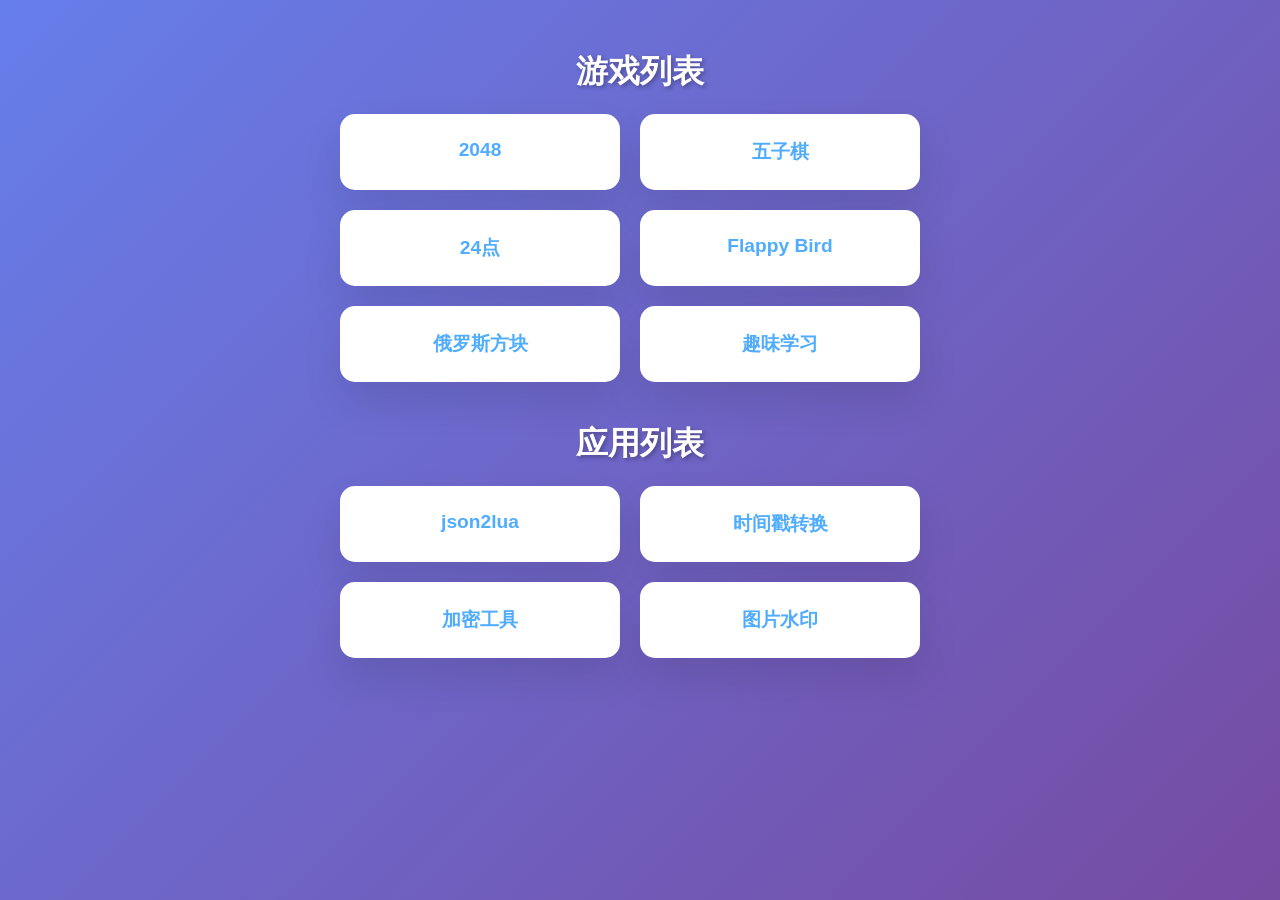
<file: index.html>
<!DOCTYPE html>
<html lang="zh">
<head>
  <meta charset="UTF-8">
  <meta name="viewport" content="width=device-width, initial-scale=1.0">
  <title>功能首页</title>
  <style>
    * {
      margin: 0;
      padding: 0;
      box-sizing: border-box;
    }
    
    body {
      font-family: Arial, sans-serif;
      background: linear-gradient(135deg, #667eea 0%, #764ba2 100%);
      min-height: 100vh;
      padding: 50px 20px;
      margin: 0;
      text-align: center;
      color: #333;
    }
    
    p {
      font-size: 2rem;
      color: white;
      margin-bottom: 20px;
      text-shadow: 2px 2px 4px rgba(0,0,0,0.3);
      font-weight: bold;
    }
    
    .link-container {
      display: flex;
      flex-wrap: wrap;
      justify-content: flex-start;
      gap: 20px;
      margin-bottom: 40px;
      max-width: 600px;
      margin-left: auto;
      margin-right: auto;
    }
    
    .link-box {
      background: white;
      border-radius: 15px;
      padding: 25px 20px;
      width: calc(50% - 10px);
      min-width: 220px;
      max-width: 280px;
      text-align: center;
      box-shadow: 0 20px 40px rgba(0,0,0,0.1);
      transition: transform 0.3s ease, box-shadow 0.3s ease;
      border: none;
    }
    
    .link-box:hover {
      transform: translateY(-5px);
      box-shadow: 0 25px 50px rgba(0,0,0,0.2);
    }
    
    .link-box a {
      text-decoration: none;
      color: #4facfe;
      font-weight: bold;
      font-size: 1.2rem;
      display: block;
      transition: color 0.3s ease;
    }
    
    .link-box a:hover {
      color: #764ba2;
      text-decoration: none;
    }
    
    /* 移动端适配 */
    @media (max-width: 768px) {
      body {
        padding: 30px 15px;
      }
      
      p {
        font-size: 1.5rem;
        margin-bottom: 15px;
      }
      
      .link-container {
        gap: 15px;
        margin-bottom: 30px;
        max-width: 500px;
      }
      
      .link-box {
        width: calc(50% - 7.5px);
        min-width: 140px;
        padding: 20px 15px;
      }
      
      .link-box a {
        font-size: 1.1rem;
      }
    }
    
    @media (max-width: 480px) {
      body {
        padding: 20px 10px;
      }
      
      p {
        font-size: 1.3rem;
        margin-bottom: 10px;
      }
      
      .link-container {
        flex-direction: column;
        align-items: center;
        gap: 10px;
      }
      
      .link-box {
        width: 90%;
        max-width: 280px;
        padding: 15px;
      }
      
      .link-box a {
        font-size: 1rem;
      }
    }
  </style>
</head>
<body>
  <p>游戏列表</p> 
  <div class="link-container">
    <div class="link-box"><a href="2048/index.html">2048</a></div>
    <div class="link-box"><a href="wuziqi/index.html">五子棋</a></div>
    <div class="link-box"><a href="24/index.html">24点</a></div>
    <div class="link-box"><a href="bird/index.html">Flappy Bird</a></div>
    <div class="link-box"><a href="tetris/index.html">俄罗斯方块</a></div>
    <div class="link-box"><a href="fun/index.html">趣味学习</a></div>
  </div>
  <p>应用列表</p> 
  <div class="link-container">
    <div class="link-box"><a href="json2lua/index.html">json2lua</a></div>
    <div class="link-box"><a href="timestamp/index.html">时间戳转换</a></div>
    <div class="link-box"><a href="encrypt/index.html">加密工具</a></div>
    <div class="link-box"><a href="watermark/index.html">图片水印</a></div>
  </div>
</body>
</html>
</file>
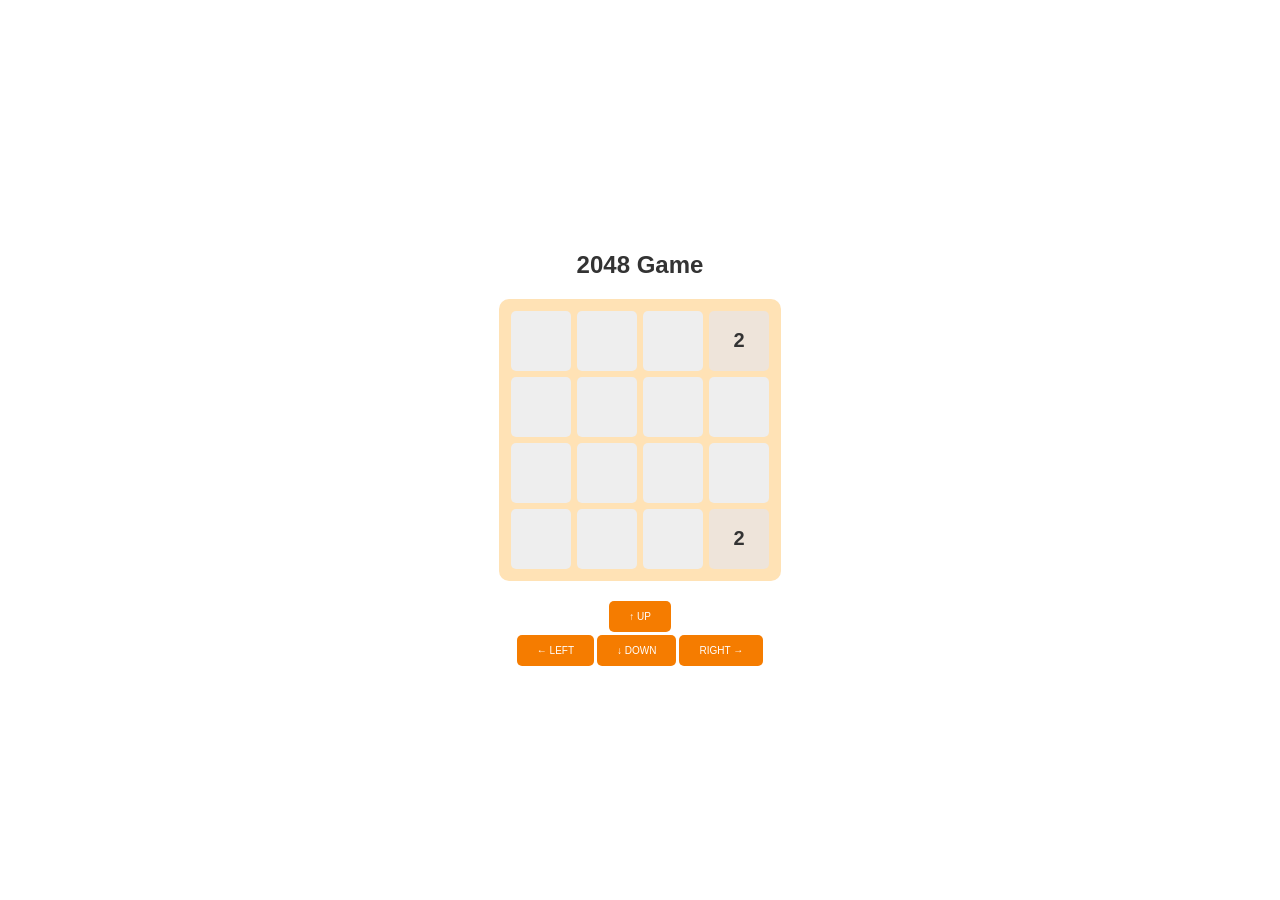
<file: 2048/index.html>
<!DOCTYPE html>
<html lang="en">
<head>
    <meta charset="UTF-8">
    <meta name="viewport" content="width=device-width, initial-scale=1.0">
    <title>2048 Game</title>
    <style>
        body {
            font-family: 'avenir', sans-serif;
            display: flex;
            justify-content: center;
            align-items: center;
            height: 100vh;
            margin: 0;
            background-color: #ffffff;
        }
        
        .container {
            text-align: center;
        }
        
        h1 {
            color: #333;
            font-size: 1.5em;
            margin-bottom: 20px;
        }
        
        .grid {
            display: grid;
            grid-template-columns: repeat(4, 60px);
            grid-template-rows: repeat(4, 60px);
            gap: 6px;
            background-color: #FFE2B5;
            padding: 12px;
            border-radius: 10px;
            margin-bottom: 20px;
        }
        
        .cell {
            width: 60px;
            height: 60px;
            display: flex;
            justify-content: center;
            align-items: center;
            background-color: #eee;
            color: #333;
            font-weight: bold;
            font-size: 20px;
            border-radius: 5px;
        }
        
        .cell.empty {
            background-color: #eee;
        }
        
        .cell.value-2 {
            background-color: #eee4da;
            color: #333;
        }
        
        .cell.value-4 {
            background-color: #ede0c8;
            color: #333;
        }
        
        .cell.value-8 {
            background-color: #f2b179;
            color: #f9f6f2;
        }
        
        .cell.value-16 {
            background-color: #f59563;
            color: #f9f6f2;
        }
        
        .cell.value-32 {
            background-color: #f67c5f;
            color: #f9f6f2;
        }
        
        .cell.value-64 {
            background-color: #f65e3b;
            color: #f9f6f2;
        }
        
        .cell.value-128 {
            background-color: #edcf72;
            color: #f9f6f2;
            font-size: 18px;
        }
        
        .cell.value-256 {
            background-color: #edcc61;
            color: #f9f6f2;
            font-size: 18px;
        }
        
        .cell.value-512 {
            background-color: #edc850;
            color: #f9f6f2;
            font-size: 18px;
        }
        
        .cell.value-1024 {
            background-color: #edc53f;
            color: #f9f6f2;
            font-size: 16px;
        }
        
        .cell.value-2048 {
            background-color: #edc22e;
            color: #f9f6f2;
            font-size: 16px;
        }
        
        .button-container {
            display: flex;
            flex-direction: column;
            align-items: center;
            gap: 3px;
        }
        
        .direction-button {
            background-color: #f57c00;
            color: white;
            border: none;
            border-radius: 5px;
            padding: 10px 20px;
            font-family: 'avenir', sans-serif;
            font-size: 10px;
            cursor: pointer;
            transition: all 0.2s ease;
        }
        
        .direction-button:hover {
            background-color: #fb8c00;
            transform: scale(1.05);
        }
        
        .row-buttons {
            display: flex;
            gap: 3px;
        }
        
        .game-over {
            position: fixed;
            top: 0;
            left: 0;
            width: 100%;
            height: 100%;
            background-color: rgba(0, 0, 0, 0.7);
            display: flex;
            justify-content: center;
            align-items: center;
            z-index: 1000;
        }
        
        .game-over-content {
            background-color: white;
            padding: 20px;
            border-radius: 10px;
            text-align: center;
        }
    </style>
</head>
<body>
    <div class="container">
        <h1>2048 Game</h1>
        <div class="grid" id="grid"></div>
        <div class="button-container">
            <button class="direction-button" id="up-btn">↑ UP</button>
            <div class="row-buttons">
                <button class="direction-button" id="left-btn">← LEFT</button>
                <button class="direction-button" id="down-btn">↓ DOWN</button>
                <button class="direction-button" id="right-btn">RIGHT →</button>
            </div>
        </div>
    </div>
    
    <script>
        // 游戏状态
        let grid = [
            [0, 0, 0, 0],
            [0, 0, 0, 0],
            [0, 0, 0, 0],
            [0, 0, 0, 0]
        ];
        
        // 初始化游戏
        function initGame() {
            addRandomTile();
            addRandomTile();
            render();
        }
        
        // 添加随机方块
        function addRandomTile() {
            const emptyCells = [];
            
            // 找出所有空格子
            for (let i = 0; i < 4; i++) {
                for (let j = 0; j < 4; j++) {
                    if (grid[i][j] === 0) {
                        emptyCells.push({row: i, col: j});
                    }
                }
            }
            
            if (emptyCells.length > 0) {
                // 随机选择一个空格子
                const randomCell = emptyCells[Math.floor(Math.random() * emptyCells.length)];
                
                // 90%概率生成2，10%概率生成4
                const value = Math.random() < 0.9 ? 2 : 4;
                
                grid[randomCell.row][randomCell.col] = value;
            }
        }
        
        // 渲染网格
        function render() {
            const gridElement = document.getElementById('grid');
            gridElement.innerHTML = '';
            
            for (let i = 0; i < 4; i++) {
                for (let j = 0; j < 4; j++) {
                    const cellValue = grid[i][j];
                    const cell = document.createElement('div');
                    cell.className = 'cell';
                    
                    if (cellValue === 0) {
                        cell.classList.add('empty');
                    } else {
                        cell.classList.add(`value-${cellValue}`);
                        cell.textContent = cellValue;
                    }
                    
                    gridElement.appendChild(cell);
                }
            }
        }
        
        // 合并数组中的相同数字
        function mergeCells(arr) {
            // 过滤掉0
            const filtered = arr.filter(val => val !== 0);
            
            // 合并相同的数字
            const merged = [];
            let i = 0;
            while (i < filtered.length) {
                if (i < filtered.length - 1 && filtered[i] === filtered[i + 1]) {
                    merged.push(filtered[i] * 2);
                    i += 2; // 跳过下一个元素，因为它已经被合并
                } else {
                    merged.push(filtered[i]);
                    i++;
                }
            }
            
            // 补充0以保持数组长度为4
            while (merged.length < 4) {
                merged.push(0);
            }
            
            return merged;
        }
        
        // 向左移动
        function moveLeft() {
            let moved = false;
            const newGrid = [];
            
            for (let i = 0; i < 4; i++) {
                const newRow = mergeCells(grid[i]);
                newGrid.push(newRow);
                
                // 检查是否发生了移动
                for (let j = 0; j < 4; j++) {
                    if (grid[i][j] !== newRow[j]) {
                        moved = true;
                    }
                }
            }
            
            if (moved) {
                grid = newGrid;
                addRandomTile();
                render();
                checkGameOver();
            }
        }
        
        // 向右移动
        function moveRight() {
            let moved = false;
            const newGrid = [];
            
            for (let i = 0; i < 4; i++) {
                // 反转行，合并，再反转回来
                const reversedRow = grid[i].slice().reverse();
                const mergedRow = mergeCells(reversedRow);
                const newRow = mergedRow.reverse();
                newGrid.push(newRow);
                
                // 检查是否发生了移动
                for (let j = 0; j < 4; j++) {
                    if (grid[i][j] !== newRow[j]) {
                        moved = true;
                    }
                }
            }
            
            if (moved) {
                grid = newGrid;
                addRandomTile();
                render();
                checkGameOver();
            }
        }
        
        // 向上移动
        function moveUp() {
            let moved = false;
            const newGrid = [
                [0, 0, 0, 0],
                [0, 0, 0, 0],
                [0, 0, 0, 0],
                [0, 0, 0, 0]
            ];
            
            for (let j = 0; j < 4; j++) {
                // 提取列
                const column = [grid[0][j], grid[1][j], grid[2][j], grid[3][j]];
                const mergedColumn = mergeCells(column);
                
                // 检查是否发生了移动
                for (let i = 0; i < 4; i++) {
                    newGrid[i][j] = mergedColumn[i];
                    if (grid[i][j] !== mergedColumn[i]) {
                        moved = true;
                    }
                }
            }
            
            if (moved) {
                grid = newGrid;
                addRandomTile();
                render();
                checkGameOver();
            }
        }
        
        // 向下移动
        function moveDown() {
            let moved = false;
            const newGrid = [
                [0, 0, 0, 0],
                [0, 0, 0, 0],
                [0, 0, 0, 0],
                [0, 0, 0, 0]
            ];
            
            for (let j = 0; j < 4; j++) {
                // 提取列并反转
                const column = [grid[0][j], grid[1][j], grid[2][j], grid[3][j]].reverse();
                const mergedColumn = mergeCells(column);
                
                // 将合并后的列反转并放入新网格
                const finalColumn = mergedColumn.reverse();
                
                // 检查是否发生了移动
                for (let i = 0; i < 4; i++) {
                    newGrid[i][j] = finalColumn[i];
                    if (grid[i][j] !== finalColumn[i]) {
                        moved = true;
                    }
                }
            }
            
            if (moved) {
                grid = newGrid;
                addRandomTile();
                render();
                checkGameOver();
            }
        }
        
        // 检查游戏是否结束
        function checkGameOver() {
            // 检查是否有空格子
            for (let i = 0; i < 4; i++) {
                for (let j = 0; j < 4; j++) {
                    if (grid[i][j] === 0) {
                        return false; // 游戏未结束
                    }
                }
            }
            
            // 检查是否还有可合并的数字（横向）
            for (let i = 0; i < 4; i++) {
                for (let j = 0; j < 3; j++) {
                    if (grid[i][j] === grid[i][j + 1]) {
                        return false; // 游戏未结束
                    }
                }
            }
            
            // 检查是否还有可合并的数字（纵向）
            for (let j = 0; j < 4; j++) {
                for (let i = 0; i < 3; i++) {
                    if (grid[i][j] === grid[i + 1][j]) {
                        return false; // 游戏未结束
                    }
                }
            }
            
            // 显示游戏结束提示
            showGameOver();
            return true; // 游戏结束
        }
        
        // 显示游戏结束提示
        function showGameOver() {
            const gameOverDiv = document.createElement('div');
            gameOverDiv.className = 'game-over';
            gameOverDiv.id = 'gameOver';
            gameOverDiv.innerHTML = `
                <div class="game-over-content">
                    <h2>Game Over!</h2>
                    <p>You have reached the end of the game.</p>
                    <button onclick="restartGame()" class="direction-button">Restart</button>
                </div>
            `;
            document.body.appendChild(gameOverDiv);
        }
        
        // 重新开始游戏
        function restartGame() {
            // 清除游戏结束提示
            const gameOverDiv = document.getElementById('gameOver');
            if (gameOverDiv) {
                gameOverDiv.remove();
            }
            
            // 重置网格
            grid = [
                [0, 0, 0, 0],
                [0, 0, 0, 0],
                [0, 0, 0, 0],
                [0, 0, 0, 0]
            ];
            
            // 初始化游戏
            initGame();
        }
        
        // 检查是否获胜
        function checkWin() {
            for (let i = 0; i < 4; i++) {
                for (let j = 0; j < 4; j++) {
                    if (grid[i][j] === 2048) {
                        // 可以在这里添加胜利提示
                        console.log("You win!");
                        return true;
                    }
                }
            }
            return false;
        }
        
        // 初始化事件监听器
        document.getElementById('up-btn').addEventListener('click', moveUp);
        document.getElementById('down-btn').addEventListener('click', moveDown);
        document.getElementById('left-btn').addEventListener('click', moveLeft);
        document.getElementById('right-btn').addEventListener('click', moveRight);
        
        // 键盘控制
        document.addEventListener('keydown', function(event) {
            switch(event.key) {
                case 'ArrowUp':
                    moveUp();
                    event.preventDefault();
                    break;
                case 'ArrowDown':
                    moveDown();
                    event.preventDefault();
                    break;
                case 'ArrowLeft':
                    moveLeft();
                    event.preventDefault();
                    break;
                case 'ArrowRight':
                    moveRight();
                    event.preventDefault();
                    break;
            }
        });
        
        // 启动游戏
        initGame();
    </script>
</body>
</html>
</file>
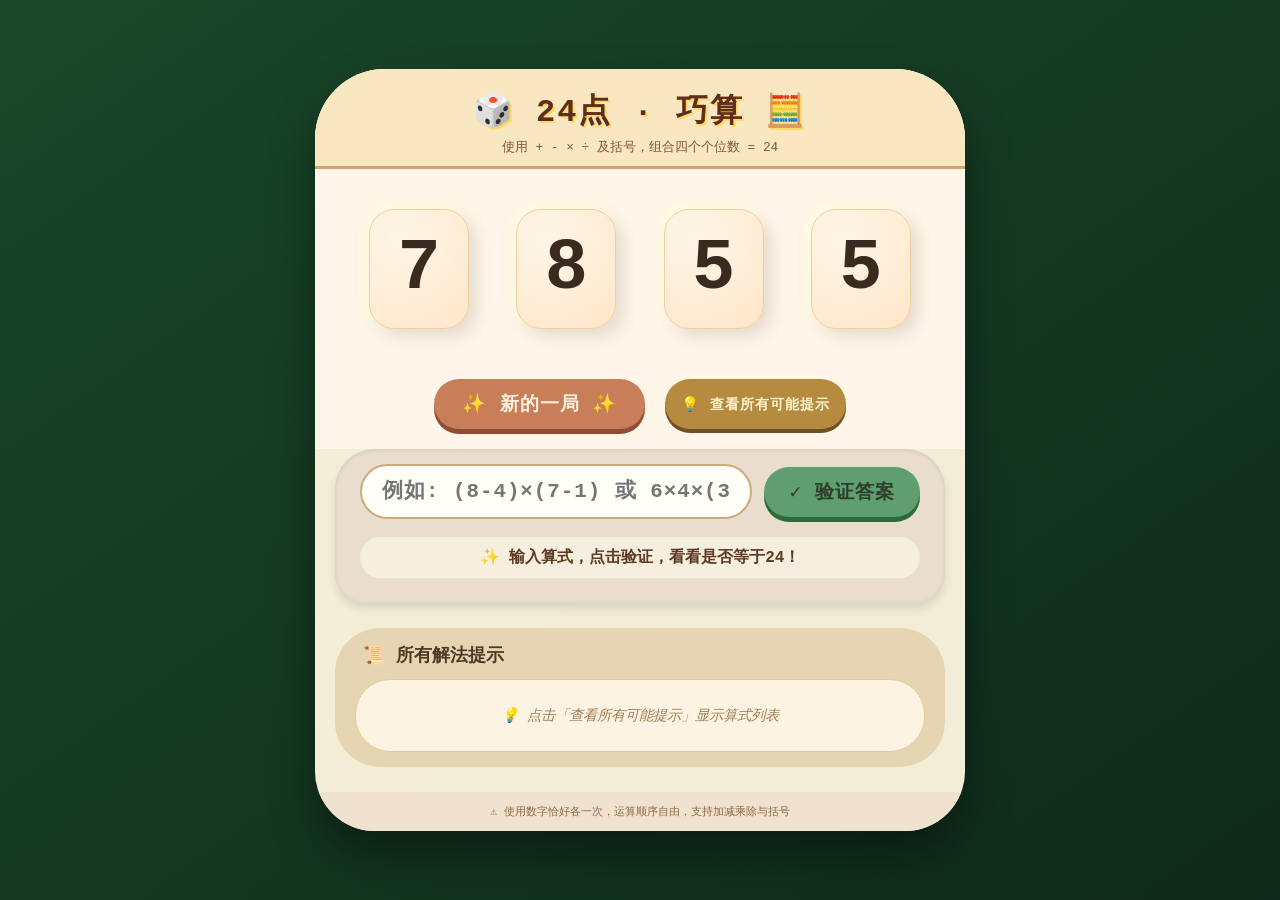
<file: 24/index.html>
<!DOCTYPE html>
<html lang="zh-CN">
<head>
    <meta charset="UTF-8">
    <meta name="viewport" content="width=device-width, initial-scale=1.0, user-scalable=no">
    <title>24点小游戏 | 随机4个位数加减乘除等于24</title>
    <style>
        * {
            box-sizing: border-box;
            user-select: none;
        }

        body {
            background: linear-gradient(145deg, #1a472a 0%, #0e2a1a 100%);
            min-height: 100vh;
            display: flex;
            justify-content: center;
            align-items: center;
            font-family: 'Segoe UI', 'Poppins', 'Roboto', 'Courier New', monospace;
            margin: 0;
            padding: 20px;
        }

        /* 游戏主面板 */
        .game-container {
            max-width: 650px;
            width: 100%;
            background: rgba(255, 248, 225, 0.95);
            border-radius: 70px 70px 60px 60px;
            box-shadow: 0 25px 45px rgba(0, 0, 0, 0.4), inset 0 1px 2px rgba(255,255,240,0.8);
            overflow: hidden;
            backdrop-filter: blur(1px);
            transition: all 0.2s;
        }

        /* 头部与数字卡片 */
        .header {
            background: #f9e7c2;
            padding: 20px 20px 10px 20px;
            text-align: center;
            border-bottom: 3px solid #d4a373;
        }

        h1 {
            margin: 0;
            font-size: 2rem;
            letter-spacing: 2px;
            color: #5e2e1c;
            text-shadow: 2px 2px 0 #ffd966;
            font-weight: 800;
        }

        .sub {
            font-size: 0.8rem;
            color: #7f5539;
            margin-top: 6px;
            font-weight: 500;
        }

        /* 数字四兄弟 */
        .numbers-area {
            display: flex;
            justify-content: space-evenly;
            align-items: center;
            gap: 18px;
            padding: 40px 25px;
            background: #fff5e8;
            flex-wrap: wrap;
        }

        .card {
            background: #fef9e6;
            width: 100px;
            height: 120px;
            border-radius: 25px;
            display: flex;
            align-items: center;
            justify-content: center;
            font-size: 4.5rem;
            font-weight: 800;
            font-family: 'Courier New', 'Segoe UI', monospace;
            color: #3b2a1f;
            box-shadow: 8px 8px 16px rgba(0,0,0,0.1), -4px -4px 12px rgba(255,255,220,0.8);
            background: radial-gradient(circle at 30% 25%, #fff6e8, #ffe6c7);
            transition: transform 0.2s ease;
            border: 1px solid #efcf9e;
        }

        .card span {
            transform: scale(1);
            display: inline-block;
        }

        /* 控制区 */
        .controls {
            padding: 10px 20px 20px;
            display: flex;
            justify-content: center;
            gap: 20px;
            flex-wrap: wrap;
            background: #fff5e8;
        }

        button {
            background: #e9b35f;
            border: none;
            font-size: 1.2rem;
            font-weight: bold;
            padding: 12px 28px;
            border-radius: 50px;
            font-family: inherit;
            color: #2d3e2b;
            cursor: pointer;
            transition: 0.15s linear;
            box-shadow: 0 5px 0 #a4652b;
            letter-spacing: 1px;
        }

        button:active {
            transform: translateY(2px);
            box-shadow: 0 2px 0 #a4652b;
        }

        .btn-hint {
            background: #5f7b4b;
            color: #fef2cf;
            box-shadow: 0 5px 0 #3b5530;
        }

        .btn-new {
            background: #c97e5a;
            color: #fff0db;
            box-shadow: 0 5px 0 #8e4e32;
        }

        /* 输入&验证区 */
        .expression-area {
            background: #e9ddce;
            padding: 15px 25px 25px;
            border-radius: 40px 40px 30px 30px;
            margin: 0 20px 25px 20px;
            box-shadow: inset 0 1px 4px rgba(0,0,0,0.1), 0 6px 10px rgba(0,0,0,0.1);
        }

        .input-group {
            display: flex;
            flex-wrap: wrap;
            gap: 12px;
            align-items: center;
            justify-content: center;
        }

        #userExpr {
            flex: 3;
            min-width: 180px;
            padding: 14px 20px;
            font-size: 1.3rem;
            font-family: 'Courier New', monospace;
            font-weight: 600;
            text-align: center;
            background: #fffef7;
            border: 2px solid #ccaa7b;
            border-radius: 60px;
            outline: none;
            color: #2c2b26;
            letter-spacing: 1px;
        }

        #checkBtn {
            flex: 1;
            background: #5f9e6e;
            box-shadow: 0 5px 0 #2f6a3d;
            font-size: 1.2rem;
            padding: 12px 20px;
        }

        .message {
            margin-top: 18px;
            text-align: center;
            font-size: 1rem;
            font-weight: bold;
            padding: 10px;
            border-radius: 60px;
            background: #f6efdf;
            color: #5e3a22;
        }

        /* 提示面板 */
        .hint-panel {
            margin: 10px 20px 25px 20px;
            background: #e5d5b3;
            border-radius: 45px;
            padding: 15px 20px;
            transition: all 0.2s;
        }

        .hint-header {
            display: flex;
            justify-content: space-between;
            align-items: baseline;
            flex-wrap: wrap;
            gap: 10px;
            margin-bottom: 12px;
            padding: 0 8px;
        }

        .hint-header span {
            font-weight: bold;
            font-size: 1.1rem;
            color: #4f3822;
        }

        #showHintBtn {
            background: #b68b40;
            box-shadow: 0 4px 0 #704e26;
            font-size: 0.9rem;
            padding: 6px 16px;
        }

        .hint-content {
            background: #2d2418cc;
            background: #fcf3e2;
            border-radius: 35px;
            padding: 14px 12px;
            max-height: 220px;
            overflow-y: auto;
            font-family: 'Courier New', monospace;
            font-size: 0.9rem;
            color: #352811;
            border: 1px solid #e7ca96;
        }

        .hint-placeholder {
            text-align: center;
            color: #a07e56;
            padding: 12px;
            font-style: italic;
        }

        .solution-item {
            padding: 6px 8px;
            border-bottom: 1px dashed #dbbc87;
            font-weight: 500;
            word-break: break-all;
        }

        .solution-item:last-child {
            border: none;
        }

        footer {
            font-size: 0.7rem;
            text-align: center;
            padding: 12px;
            background: #f0e2ce;
            color: #8b6946;
        }

        @media (max-width: 520px) {
            .card {
                width: 70px;
                height: 90px;
                font-size: 3rem;
            }
            .numbers-area {
                gap: 12px;
                padding: 25px 15px;
            }
            button {
                padding: 8px 16px;
                font-size: 1rem;
            }
            #userExpr {
                font-size: 1rem;
            }
        }
    </style>
</head>
<body>
<div class="game-container">
    <div class="header">
        <h1>🎲 24点 · 巧算 🧮</h1>
        <div class="sub">使用 + - × ÷ 及括号，组合四个个位数 = 24</div>
    </div>

    <div class="numbers-area" id="numbersArea">
        <!-- 动态生成四个卡片 -->
    </div>

    <div class="controls">
        <button class="btn-new" id="newGameBtn">✨ 新的一局 ✨</button>
        <button class="btn-hint" id="showHintBtn">💡 查看所有可能提示</button>
    </div>

    <div class="expression-area">
        <div class="input-group">
            <input type="text" id="userExpr" placeholder="例如: (8-4)×(7-1) 或 6×4×(3-2)" autocomplete="off">
            <button id="checkBtn">✓ 验证答案</button>
        </div>
        <div class="message" id="msgBox">✨ 输入算式，点击验证，看看是否等于24！</div>
    </div>

    <div class="hint-panel">
        <div class="hint-header">
            <span>📜 所有解法提示</span>
            <!-- 这里不需要额外按钮，已经存在showHintBtn，也可以保留重新展示 -->
        </div>
        <div class="hint-content" id="hintContent">
            <div class="hint-placeholder">点击「查看所有可能提示」显示算式列表</div>
        </div>
    </div>
    <footer>⚠️ 使用数字恰好各一次，运算顺序自由，支持加减乘除与括号</footer>
</div>

<script>
    // ---------- 24点核心算法：穷举所有可能表达式（数字可重排，运算符可重复，支持括号结构）--------
    // 为了性能且覆盖所有组合（4个数字，最多4! * 4^3 * 5种二叉树结构 = 不多 约 7680种组合），完全OK。
    // 由于数字允许重复，但我们要基于当前四个数字生成所有不同的算式（去重展示），但作为提示仅显示正确且等值于24的唯一表达式（字符串去重）。
    
    // 定义运算符集合
    const OPERATORS = ['+', '-', '*', '/'];
    
    // 辅助：浮点数相等比较 (因为除法产生小数)
    function isFloatEqual(a, b, eps = 1e-6) {
        return Math.abs(a - b) < eps;
    }
    
    // 计算表达式基础函数，处理加减乘除，并处理除零保护
    function applyOperator(op, left, right) {
        if (op === '+') return left + right;
        if (op === '-') return left - right;
        if (op === '*') return left * right;
        if (op === '/') {
            if (Math.abs(right) < 1e-8) return NaN; // 除零非法
            return left / right;
        }
        return NaN;
    }
    
    // 表达式节点类 (用于构建二叉树)
    class ExprNode {
        constructor(value, left = null, right = null, op = null) {
            this.value = value;   // 如果是叶子节点，value为数字；否则为计算结果(动态)
            this.left = left;
            this.right = right;
            this.op = op;
        }
        
        // 生成标准字符串表示 (加括号以确保运算优先级)
        toString() {
            if (this.left === null && this.right === null) {
                return `${this.value}`;
            }
            let leftStr = this.left.toString();
            let rightStr = this.right.toString();
            // 为了可读性，对于子表达式如果优先级低则加括号，简单起见对非叶子节点根据父运算加括号
            // 这里为了输出清晰，统一给非顶层节点加上括号? 但要避免过冗余。使用安全括号策略：左右子表达式如果其op存在且优先级低于当前op则加括号。
            // 其实只要生成合法算式就行，展示可读性高些，但用户输入支持括号，我们展示也带括号辅助。
            // 优雅实现：
            const needLeftParen = this.left && this.left.op && this.getPriority(this.op) > this.getPriority(this.left.op);
            const needRightParen = this.right && this.right.op && this.getPriority(this.op) > this.getPriority(this.right.op);
            // 减法和除法时右边特殊处理: 如果是减法且右op为加减，也需要括号？
            if (this.op === '-' && this.right && this.right.op && (this.right.op === '+' || this.right.op === '-')) {
                // 右边是加减需要括号保证 (a - (b+c))
                return `${needLeftParen ? "("+leftStr+")" : leftStr} ${this.op} (${rightStr})`;
            }
            if (this.op === '/' && this.right && this.right.op) {
                return `${needLeftParen ? "("+leftStr+")" : leftStr} ${this.op} (${rightStr})`;
            }
            return `${needLeftParen ? "("+leftStr+")" : leftStr} ${this.op} ${needRightParen ? "("+rightStr+")" : rightStr}`;
        }
        
        getPriority(op) {
            if (op === '+' || op === '-') return 1;
            if (op === '*' || op === '/') return 2;
            return 0;
        }
    }
    
    // 根据数字列表和运算符组合、树形结构构建表达式，递归枚举
    // 思路：从数字数组和操作符数组生成所有可能的二叉树，计算值是否为24，并收集表达式字符串。
    function findAllSolutions(nums) {
        const solutionsSet = new Set(); // 去重表达式字符串
        const n = nums.length;
        if (n !== 4) return [];
        
        // 全排列数字（四个数字顺序可重排）
        const permuteArr = (arr) => {
            if (arr.length === 1) return [arr];
            const result = [];
            for (let i = 0; i < arr.length; i++) {
                const rest = [...arr.slice(0, i), ...arr.slice(i+1)];
                const perms = permuteArr(rest);
                for (const perm of perms) {
                    result.push([arr[i], ...perm]);
                }
            }
            return result;
        };
        
        const uniquePerms = [];
        const seenPerm = new Set();
        const allPerms = permuteArr(nums);
        for (const perm of allPerms) {
            const key = perm.join(',');
            if (!seenPerm.has(key)) {
                seenPerm.add(key);
                uniquePerms.push(perm);
            }
        }
        
        // 所有运算符三元组 (4个数需要3个运算符)
        const opCombos = [];
        const ops = ['+', '-', '*', '/'];
        for (let i = 0; i < ops.length; i++) {
            for (let j = 0; j < ops.length; j++) {
                for (let k = 0; k < ops.length; k++) {
                    opCombos.push([ops[i], ops[j], ops[k]]);
                }
            }
        }
        
        // 二叉树形态: 对于4个数字，有5种不同的括号结构 (二叉树形状)
        // 我们用结构枚举: 用模式来表示 ((a,b),c),d  ; (a,(b,c)),d ; a,((b,c),d) ; a,(b,(c,d)) ; (a,b),(c,d)
        // 方便构建 ExprNode
        const buildTreeByShape = (numsArr, opsArr, shapeIdx) => {
            // shapeIdx: 0->((ab)c)d ; 1->(a(bc))d ; 2->a((bc)d) ; 3->a(b(cd)) ; 4->(ab)(cd)
            const [a,b,c,d] = numsArr;
            const [op1, op2, op3] = opsArr;
            try {
                if (shapeIdx === 0) {
                    // ((a op1 b) op2 c) op3 d
                    const node1 = new ExprNode(null, new ExprNode(a), new ExprNode(b), op1);
                    node1.value = applyOperator(op1, a, b);
                    if (isNaN(node1.value)) return null;
                    const node2 = new ExprNode(null, node1, new ExprNode(c), op2);
                    node2.value = applyOperator(op2, node1.value, c);
                    if (isNaN(node2.value)) return null;
                    const root = new ExprNode(null, node2, new ExprNode(d), op3);
                    root.value = applyOperator(op3, node2.value, d);
                    if (isNaN(root.value)) return null;
                    return root;
                } else if (shapeIdx === 1) {
                    // (a op1 (b op2 c)) op3 d
                    const node1 = new ExprNode(null, new ExprNode(b), new ExprNode(c), op2);
                    node1.value = applyOperator(op2, b, c);
                    if (isNaN(node1.value)) return null;
                    const node2 = new ExprNode(null, new ExprNode(a), node1, op1);
                    node2.value = applyOperator(op1, a, node1.value);
                    if (isNaN(node2.value)) return null;
                    const root = new ExprNode(null, node2, new ExprNode(d), op3);
                    root.value = applyOperator(op3, node2.value, d);
                    if (isNaN(root.value)) return null;
                    return root;
                } else if (shapeIdx === 2) {
                    // a op1 ((b op2 c) op3 d)
                    const node1 = new ExprNode(null, new ExprNode(b), new ExprNode(c), op2);
                    node1.value = applyOperator(op2, b, c);
                    if (isNaN(node1.value)) return null;
                    const node2 = new ExprNode(null, node1, new ExprNode(d), op3);
                    node2.value = applyOperator(op3, node1.value, d);
                    if (isNaN(node2.value)) return null;
                    const root = new ExprNode(null, new ExprNode(a), node2, op1);
                    root.value = applyOperator(op1, a, node2.value);
                    if (isNaN(root.value)) return null;
                    return root;
                } else if (shapeIdx === 3) {
                    // a op1 (b op2 (c op3 d))
                    const node1 = new ExprNode(null, new ExprNode(c), new ExprNode(d), op3);
                    node1.value = applyOperator(op3, c, d);
                    if (isNaN(node1.value)) return null;
                    const node2 = new ExprNode(null, new ExprNode(b), node1, op2);
                    node2.value = applyOperator(op2, b, node1.value);
                    if (isNaN(node2.value)) return null;
                    const root = new ExprNode(null, new ExprNode(a), node2, op1);
                    root.value = applyOperator(op1, a, node2.value);
                    if (isNaN(root.value)) return null;
                    return root;
                } else if (shapeIdx === 4) {
                    // (a op1 b) op2 (c op3 d)
                    const leftNode = new ExprNode(null, new ExprNode(a), new ExprNode(b), op1);
                    leftNode.value = applyOperator(op1, a, b);
                    if (isNaN(leftNode.value)) return null;
                    const rightNode = new ExprNode(null, new ExprNode(c), new ExprNode(d), op3);
                    rightNode.value = applyOperator(op3, c, d);
                    if (isNaN(rightNode.value)) return null;
                    const root = new ExprNode(null, leftNode, rightNode, op2);
                    root.value = applyOperator(op2, leftNode.value, rightNode.value);
                    if (isNaN(root.value)) return null;
                    return root;
                }
            } catch(e) {
                return null;
            }
            return null;
        };
        
        // 遍历所有排列、运算符组合、形状
        for (const perm of uniquePerms) {
            for (const ops of opCombos) {
                for (let shape = 0; shape < 5; shape++) {
                    const root = buildTreeByShape(perm, ops, shape);
                    if (root && !isNaN(root.value) && isFloatEqual(root.value, 24)) {
                        let exprStr = root.toString();
                        // 规范去空格并标准化显示
                        exprStr = exprStr.replace(/\s+/g, ' ');
                        solutionsSet.add(exprStr);
                    }
                }
            }
        }
        
        // 额外处理：由于除法可能出现交换律类似但表达式字符串不同，保留所有不同的有效表达式字符串，让提示更丰富
        // 排序以便于展示
        let solutions = Array.from(solutionsSet);
        // 简单排序按长度
        solutions.sort((a,b) => a.length - b.length);
        return solutions;
    }
    
    // ---------- 游戏状态管理 ----------
    let currentNumbers = [];     // 存储当前四个个位数 (1-9，但是个位数包含0？题目通常1-9但也可以有0，但24点常用1-10，这里限定为1-9以增加挑战，但也可允许0?为了趣味，随机1-9)
    let currentSolutions = [];   // 存储当前数字组合的所有解法字符串
    
    // 生成随机四个个位数 (1-9)
    function generateRandomNumbers() {
        const nums = [];
        for (let i = 0; i < 4; i++) {
            nums.push(Math.floor(Math.random() * 9) + 1); // 1~9
        }
        return nums;
    }
    
    // 更新UI显示数字卡片
    function updateNumbersUI() {
        const container = document.getElementById('numbersArea');
        container.innerHTML = '';
        for (let i = 0; i < currentNumbers.length; i++) {
            const card = document.createElement('div');
            card.className = 'card';
            const span = document.createElement('span');
            span.innerText = currentNumbers[i];
            card.appendChild(span);
            container.appendChild(card);
        }
    }
    
    // 刷新当前谜题: 重新生成数字并清空提示，重置消息
    function newGame() {
        currentNumbers = generateRandomNumbers();
        updateNumbersUI();
        // 清空解法缓存
        currentSolutions = [];
        // 清空提示区域
        const hintDiv = document.getElementById('hintContent');
        hintDiv.innerHTML = '<div class="hint-placeholder">✨ 新题目已生成！点击上方按钮查看所有解法 ✨</div>';
        // 清空输入框及消息
        document.getElementById('userExpr').value = '';
        document.getElementById('msgBox').innerHTML = '🎲 新回合！试试你的巧算能力吧！';
        document.getElementById('msgBox').style.color = '#5e3a22';
    }
    
    // 预计算当前数字的所有解法 (懒加载)
    function ensureSolutions() {
        if (currentSolutions.length === 0 && currentNumbers.length === 4) {
            currentSolutions = findAllSolutions(currentNumbers);
        }
        return currentSolutions;
    }
    
    // 展示所有提示 (将所有解法列在面板上)
    function showAllHints() {
        if (!currentNumbers.length) return;
        const solutions = ensureSolutions();
        const hintContainer = document.getElementById('hintContent');
        if (solutions.length === 0) {
            hintContainer.innerHTML = '<div class="solution-item">😔 当前数字组合无解！试试重新发牌吧~</div>';
            return;
        }
        let html = `<div style="font-weight:bold; margin-bottom:6px;">✨ 共找到 ${solutions.length} 种解法 ✨</div>`;
        for (let i = 0; i < Math.min(solutions.length, 40); i++) { // 限制展示最多40个，防止过多溢出
            html += `<div class="solution-item">${solutions[i]}</div>`;
        }
        if (solutions.length > 40) {
            html += `<div class="solution-item">...... 还有 ${solutions.length-40} 种解法，太强了！</div>`;
        }
        hintContainer.innerHTML = html;
    }
    
    // 验证用户输入的表达式是否合法，并使用当前四个数字各恰好一次，计算结果为24
    function validateExpression(expr) {
        // 1. 提取数字以及校验数字集合
        const inputNumbers = [];
        const numberMatches = expr.match(/\d+/g);
        if (!numberMatches || numberMatches.length !== 4) {
            return { valid: false, msg: "❌ 必须使用且仅使用四个数字！请检查数字个数。" };
        }
        // 转换为数字并排序比较 (个位数)
        const parsedNums = numberMatches.map(Number);
        // 校验是否为个位数 (0-9 但是题目个位数，我们允许0-9，但生成的数字只有1-9，允许使用1-9即可)
        for (let n of parsedNums) {
            if (isNaN(n) || n < 0 || n > 9 || !Number.isInteger(n)) {
                return { valid: false, msg: "❌ 数字必须是0-9的个位数！" };
            }
        }
        // 比较当前游戏数字与表达式中数字出现的频率是否一致 (多对多)
        const currentSorted = [...currentNumbers].sort((a,b)=>a-b);
        const inputSorted = [...parsedNums].sort((a,b)=>a-b);
        if (currentSorted.length !== inputSorted.length) return { valid: false, msg: "❌ 数字个数不正确！" };
        for (let i = 0; i < currentSorted.length; i++) {
            if (currentSorted[i] !== inputSorted[i]) {
                return { valid: false, msg: "❌ 使用的数字与当前四张牌不符！必须使用给出的四个数字各一次。" };
            }
        }
        
        // 2. 安全计算表达式 (使用Function构造或者eval，但需要防止恶意，仅运算加减乘除括号数字)
        // 由于我们已经过滤了只含数字和运算符以及括号、空格、加减乘除，白名单检测
        const allowedRegex = /^[\d\s\+\-\*\/\(\)\.]+$/;
        if (!allowedRegex.test(expr)) {
            return { valid: false, msg: "⚠️ 表达式包含非法字符！仅支持数字、+-*/()和小数点。" };
        }
        // 额外校验避免连续运算符等问题，由eval处理抛异常
        let result;
        try {
            // 使用 Function 替代 eval 稍安全，但为了简化，eval在可控范围；用 new Function
            const calc = new Function('return (' + expr + ')');
            result = calc();
            if (typeof result !== 'number' || isNaN(result) || !isFinite(result)) {
                return { valid: false, msg: "⚠️ 表达式无效（可能除零或语法错误）" };
            }
        } catch (e) {
            return { valid: false, msg: "❌ 表达式语法错误，请检查括号与运算符。" };
        }
        
        if (isFloatEqual(result, 24)) {
            return { valid: true, msg: "🎉 完美！算式等于24，太厉害了！ 🎉" };
        } else {
            return { valid: false, msg: `🤔 算式计算结果为 ${result.toFixed(4)}，不是24，再试试看～` };
        }
    }
    
    // 验证按钮逻辑
    function onCheck() {
        const expr = document.getElementById('userExpr').value.trim();
        if (expr === "") {
            document.getElementById('msgBox').innerHTML = "📝 请输入算式，例如 (8-4)*(7-1)";
            return;
        }
        const result = validateExpression(expr);
        const msgDiv = document.getElementById('msgBox');
        msgDiv.innerHTML = result.msg;
        if (result.valid) {
            msgDiv.style.color = "#1f6d2f";
            msgDiv.style.background = "#e0f0e0";
        } else {
            msgDiv.style.color = "#a1221a";
            msgDiv.style.background = "#ffe1de";
        }
        // 几秒后恢复背景
        setTimeout(() => {
            if (!result.valid && msgDiv.style.background === "#ffe1de") {
                msgDiv.style.background = "#f6efdf";
                msgDiv.style.color = "#5e3a22";
            } else if (result.valid) {
                // 保持一阵无所谓
            }
        }, 1500);
    }
    
    // 初始化事件绑定
    function bindEvents() {
        document.getElementById('newGameBtn').addEventListener('click', () => {
            newGame();
        });
        document.getElementById('showHintBtn').addEventListener('click', () => {
            if (!currentNumbers.length) newGame();
            showAllHints();
        });
        document.getElementById('checkBtn').addEventListener('click', onCheck);
        // 支持回车键验证
        const inputElem = document.getElementById('userExpr');
        inputElem.addEventListener('keypress', (e) => {
            if (e.key === 'Enter') {
                e.preventDefault();
                onCheck();
            }
        });
    }
    
    // 初始化游戏
    function init() {
        bindEvents();
        currentNumbers = generateRandomNumbers();
        updateNumbersUI();
        currentSolutions = [];
        const hintDiv = document.getElementById('hintContent');
        hintDiv.innerHTML = '<div class="hint-placeholder">💡 点击「查看所有可能提示」显示算式列表</div>';
        document.getElementById('msgBox').innerHTML = '✨ 输入算式，点击验证，看看是否等于24！';
    }
    
    init();
</script>
</body>
</html>
</file>
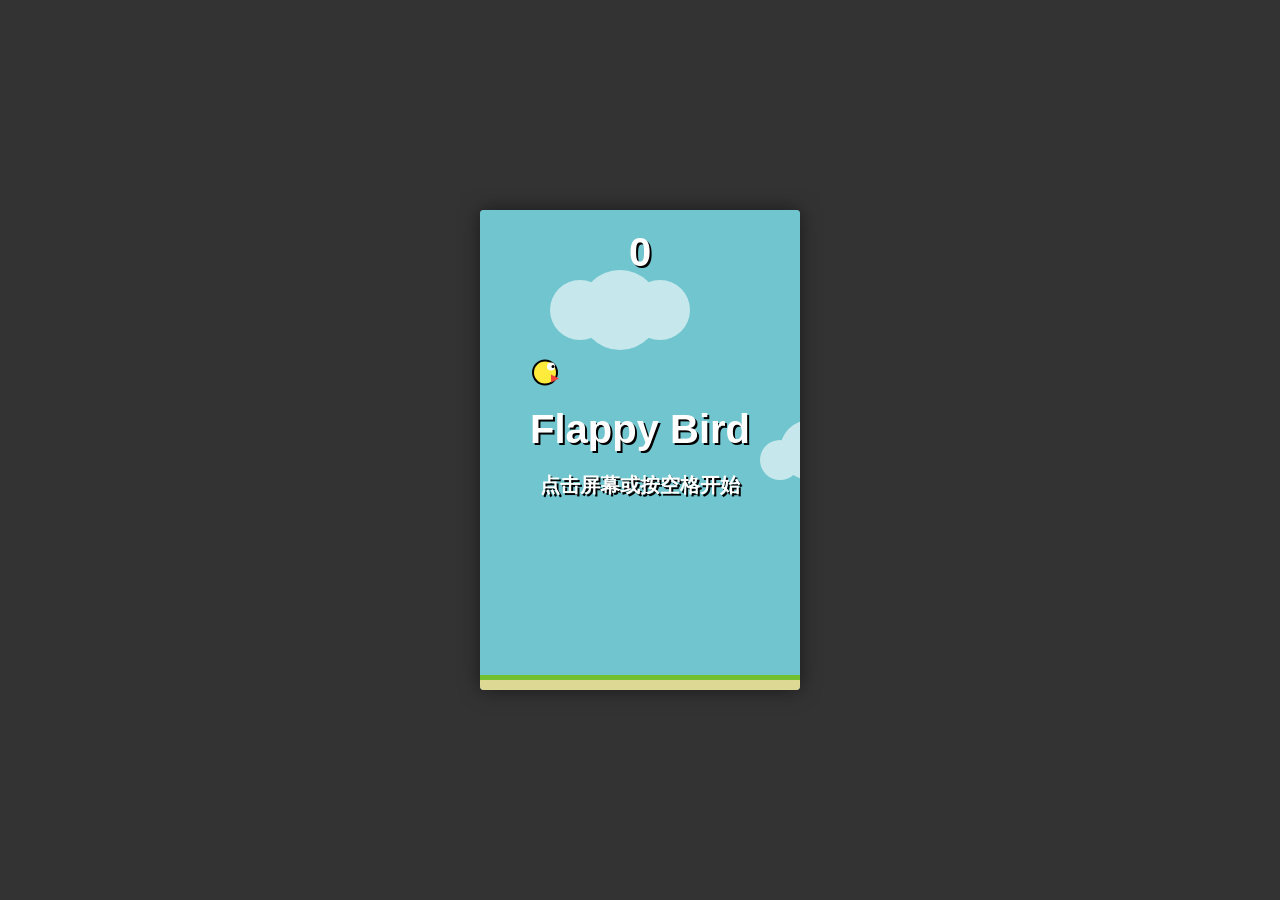
<file: bird/index.html>
<!DOCTYPE html>
<html lang="zh-CN">
<head>
    <meta charset="UTF-8">
    <meta name="viewport" content="width=device-width, initial-scale=1.0">
    <title>Flappy Bird - 网页版</title>
    <style>
        body {
            margin: 0;
            padding: 0;
            background-color: #333;
            display: flex;
            justify-content: center;
            align-items: center;
            height: 100vh;
            font-family: 'Segoe UI', Tahoma, Geneva, Verdana, sans-serif;
            overflow: hidden;
        }

        #game-container {
            position: relative;
            box-shadow: 0 0 20px rgba(0,0,0,0.5);
            border-radius: 4px;
            overflow: hidden;
        }

        canvas {
            display: block;
            background-color: #70c5ce; /* 天空蓝 */
        }

        #ui-layer {
            position: absolute;
            top: 0;
            left: 0;
            width: 100%;
            height: 100%;
            pointer-events: none; /* 让点击事件穿透到 Canvas */
            display: flex;
            flex-direction: column;
            justify-content: center;
            align-items: center;
            text-align: center;
        }

        .message {
            color: white;
            text-shadow: 2px 2px 0 #000;
            font-weight: bold;
            display: none;
        }

        #start-msg {
            display: block;
        }

        h1 { font-size: 40px; margin-bottom: 10px; }
        p { font-size: 20px; animation: blink 1.5s infinite; }

        #score-board {
            position: absolute;
            top: 20px;
            width: 100%;
            text-align: center;
            font-size: 40px;
            font-weight: bold;
            color: white;
            text-shadow: 2px 2px 0 #000;
            z-index: 10;
            pointer-events: none;
        }

        @keyframes blink {
            0%, 100% { opacity: 1; }
            50% { opacity: 0.5; }
        }
    </style>
</head>
<body>

    <div id="game-container">
        <div id="score-board">0</div>
        <canvas id="gameCanvas" width="320" height="480"></canvas>
        
        <div id="ui-layer">
            <div id="start-msg" class="message">
                <h1>Flappy Bird</h1>
                <p>点击屏幕或按空格开始</p>
            </div>
            <div id="game-over-msg" class="message">
                <h1>Game Over</h1>
                <p>点击重新开始</p>
                <div style="font-size: 16px; margin-top: 10px;">最高分: <span id="best-score">0</span></div>
            </div>
        </div>
    </div>

    <script>
        // 获取DOM元素
        const canvas = document.getElementById('gameCanvas');
        const ctx = canvas.getContext('2d');
        const scoreEl = document.getElementById('score-board');
        const startMsg = document.getElementById('start-msg');
        const gameOverMsg = document.getElementById('game-over-msg');
        const bestScoreEl = document.getElementById('best-score');

        // 游戏常量配置
        const GRAVITY = 0.25;
        const JUMP_STRENGTH = -4.5;
        const PIPE_SPEED = 2;
        const PIPE_SPAWN_RATE = 90; // 帧数间隔
        const PIPE_GAP = 100; // 上下管道的间隙
        const PIPE_WIDTH = 50;

        // 游戏状态变量
        let frames = 0;
        let score = 0;
        let highScore = 0;
        let gameState = 'START'; // START, PLAYING, GAMEOVER

        // 小鸟对象
        const bird = {
            x: 50,
            y: 150,
            w: 30, // 宽
            h: 30, // 高
            radius: 12,
            velocity: 0,
            
            draw: function() {
                ctx.fillStyle = '#ffeb3b'; // 黄色身体
                ctx.beginPath();
                ctx.arc(this.x + this.w/2, this.y + this.h/2, this.radius, 0, Math.PI * 2);
                ctx.fill();
                ctx.strokeStyle = '#000';
                ctx.lineWidth = 2;
                ctx.stroke();
                
                // 眼睛
                ctx.fillStyle = '#fff';
                ctx.beginPath();
                ctx.arc(this.x + this.w/2 + 6, this.y + this.h/2 - 6, 4, 0, Math.PI * 2);
                ctx.fill();
                ctx.fillStyle = '#000';
                ctx.beginPath();
                ctx.arc(this.x + this.w/2 + 8, this.y + this.h/2 - 6, 1.5, 0, Math.PI * 2);
                ctx.fill();

                // 嘴巴
                ctx.fillStyle = '#f44336';
                ctx.beginPath();
                ctx.moveTo(this.x + this.w/2 + 6, this.y + this.h/2 + 2);
                ctx.lineTo(this.x + this.w/2 + 14, this.y + this.h/2 + 6);
                ctx.lineTo(this.x + this.w/2 + 6, this.y + this.h/2 + 10);
                ctx.fill();
            },
            
            update: function() {
                this.velocity += GRAVITY;
                this.y += this.velocity;

                // 地面碰撞检测
                if (this.y + this.h >= canvas.height) {
                    this.y = canvas.height - this.h;
                    gameOver();
                }
                
                // 天花板碰撞 (可选，防止飞出屏幕)
                if (this.y < 0) {
                    this.y = 0;
                    this.velocity = 0;
                }
            },
            
            jump: function() {
                this.velocity = JUMP_STRENGTH;
            },

            reset: function() {
                this.y = 150;
                this.velocity = 0;
            }
        };

        // 管道管理
        const pipes = {
            items: [],
            
            draw: function() {
                for (let i = 0; i < this.items.length; i++) {
                    let p = this.items[i];
                    
                    ctx.fillStyle = '#4caf50'; // 绿色管道
                    ctx.strokeStyle = '#2e7d32';
                    ctx.lineWidth = 2;

                    // 上管道
                    ctx.fillRect(p.x, 0, PIPE_WIDTH, p.top);
                    ctx.strokeRect(p.x, 0, PIPE_WIDTH, p.top);
                    
                    // 下管道
                    ctx.fillRect(p.x, canvas.height - p.bottom, PIPE_WIDTH, p.bottom);
                    ctx.strokeRect(p.x, canvas.height - p.bottom, PIPE_WIDTH, p.bottom);
                    
                    // 管道口装饰
                    ctx.fillStyle = '#66bb6a';
                    ctx.fillRect(p.x - 2, p.top - 20, PIPE_WIDTH + 4, 20); // 上管口
                    ctx.strokeRect(p.x - 2, p.top - 20, PIPE_WIDTH + 4, 20);
                    
                    ctx.fillRect(p.x - 2, canvas.height - p.bottom, PIPE_WIDTH + 4, 20); // 下管口
                    ctx.strokeRect(p.x - 2, canvas.height - p.bottom, PIPE_WIDTH + 4, 20);
                }
            },
            
            update: function() {
                // 每隔一定帧数生成新管道
                if (frames % PIPE_SPAWN_RATE === 0) {
                    // 随机计算上下管道高度
                    // 最小高度为50，最大高度根据gap计算
                    const maxTop = canvas.height - PIPE_GAP - 50;
                    const topHeight = Math.floor(Math.random() * (maxTop - 50 + 1) + 50);
                    const bottomHeight = canvas.height - PIPE_GAP - topHeight;
                    
                    this.items.push({
                        x: canvas.width,
                        top: topHeight,
                        bottom: bottomHeight,
                        passed: false
                    });
                }

                for (let i = 0; i < this.items.length; i++) {
                    let p = this.items[i];
                    p.x -= PIPE_SPEED;

                    // 碰撞检测
                    // X轴重叠
                    if (bird.x + bird.w > p.x && bird.x < p.x + PIPE_WIDTH) {
                        // Y轴重叠 (撞到上管道 OR 撞到下管道)
                        if (bird.y < p.top || bird.y + bird.h > canvas.height - p.bottom) {
                            gameOver();
                        }
                    }

                    // 计分
                    if (p.x + PIPE_WIDTH < bird.x && !p.passed) {
                        score++;
                        scoreEl.innerText = score;
                        p.passed = true;
                    }

                    // 移除超出屏幕的管道
                    if (p.x + PIPE_WIDTH < 0) {
                        this.items.shift();
                        i--;
                    }
                }
            },

            reset: function() {
                this.items = [];
            }
        };

        // 背景绘制 (简单的云朵装饰)
        const bg = {
            draw: function() {
                ctx.fillStyle = "#70c5ce";
                ctx.fillRect(0, 0, canvas.width, canvas.height);
                
                // 画几朵云
                ctx.fillStyle = "rgba(255, 255, 255, 0.6)";
                ctx.beginPath();
                ctx.arc(100 - (frames * 0.5) % 400, 100, 30, 0, Math.PI * 2);
                ctx.arc(140 - (frames * 0.5) % 400, 100, 40, 0, Math.PI * 2);
                ctx.arc(180 - (frames * 0.5) % 400, 100, 30, 0, Math.PI * 2);
                ctx.fill();

                ctx.beginPath();
                ctx.arc(300 - (frames * 0.2) % 400, 250, 20, 0, Math.PI * 2);
                ctx.arc(330 - (frames * 0.2) % 400, 240, 30, 0, Math.PI * 2);
                ctx.fill();
                
                // 地面条纹
                ctx.fillStyle = "#ded895";
                ctx.fillRect(0, canvas.height - 10, canvas.width, 10);
                ctx.fillStyle = "#73bf2e";
                ctx.fillRect(0, canvas.height - 15, canvas.width, 5);
            }
        };

        // 游戏主循环
        function loop() {
            // 清除画布
            // ctx.clearRect(0, 0, canvas.width, canvas.height); // bg.draw 会覆盖
            
            bg.draw();
            pipes.draw();
            bird.draw();

            if (gameState === 'PLAYING') {
                bird.update();
                pipes.update();
                frames++;
            } else if (gameState === 'START') {
                // 在开始界面让小鸟上下浮动
                bird.y = 150 + Math.sin(Date.now() / 300) * 5;
            }

            requestAnimationFrame(loop);
        }

        // 游戏控制逻辑
        function startGame() {
            gameState = 'PLAYING';
            startMsg.style.display = 'none';
            gameOverMsg.style.display = 'none';
            score = 0;
            scoreEl.innerText = score;
            frames = 0;
            bird.reset();
            pipes.reset();
            bird.jump(); // 开始时跳一下
        }

        function gameOver() {
            gameState = 'GAMEOVER';
            if (score > highScore) {
                highScore = score;
                bestScoreEl.innerText = highScore;
            }
            gameOverMsg.style.display = 'block';
        }

        function handleInput(e) {
            // 阻止默认行为（如空格滚动页面）
            if (e.type === 'keydown' && e.code === 'Space') {
                e.preventDefault();
            }

            switch (gameState) {
                case 'START':
                    startGame();
                    break;
                case 'PLAYING':
                    bird.jump();
                    break;
                case 'GAMEOVER':
                    // 简单的防误触延迟，或者再次点击重置
                    gameState = 'START';
                    gameOverMsg.style.display = 'none';
                    startMsg.style.display = 'block';
                    bird.reset();
                    pipes.reset();
                    score = 0;
                    scoreEl.innerText = 0;
                    break;
            }
        }

        // 事件监听
        window.addEventListener('keydown', (e) => {
            if (e.code === 'Space') {
                handleInput(e);
            }
        });

        // 鼠标点击或触摸
        document.addEventListener('mousedown', handleInput);
        document.addEventListener('touchstart', (e) => {
            e.preventDefault(); // 防止触摸产生鼠标模拟事件导致双重触发
            handleInput(e);
        }, { passive: false });

        // 启动游戏循环
        loop();

    </script>
</body>
</html>
</file>
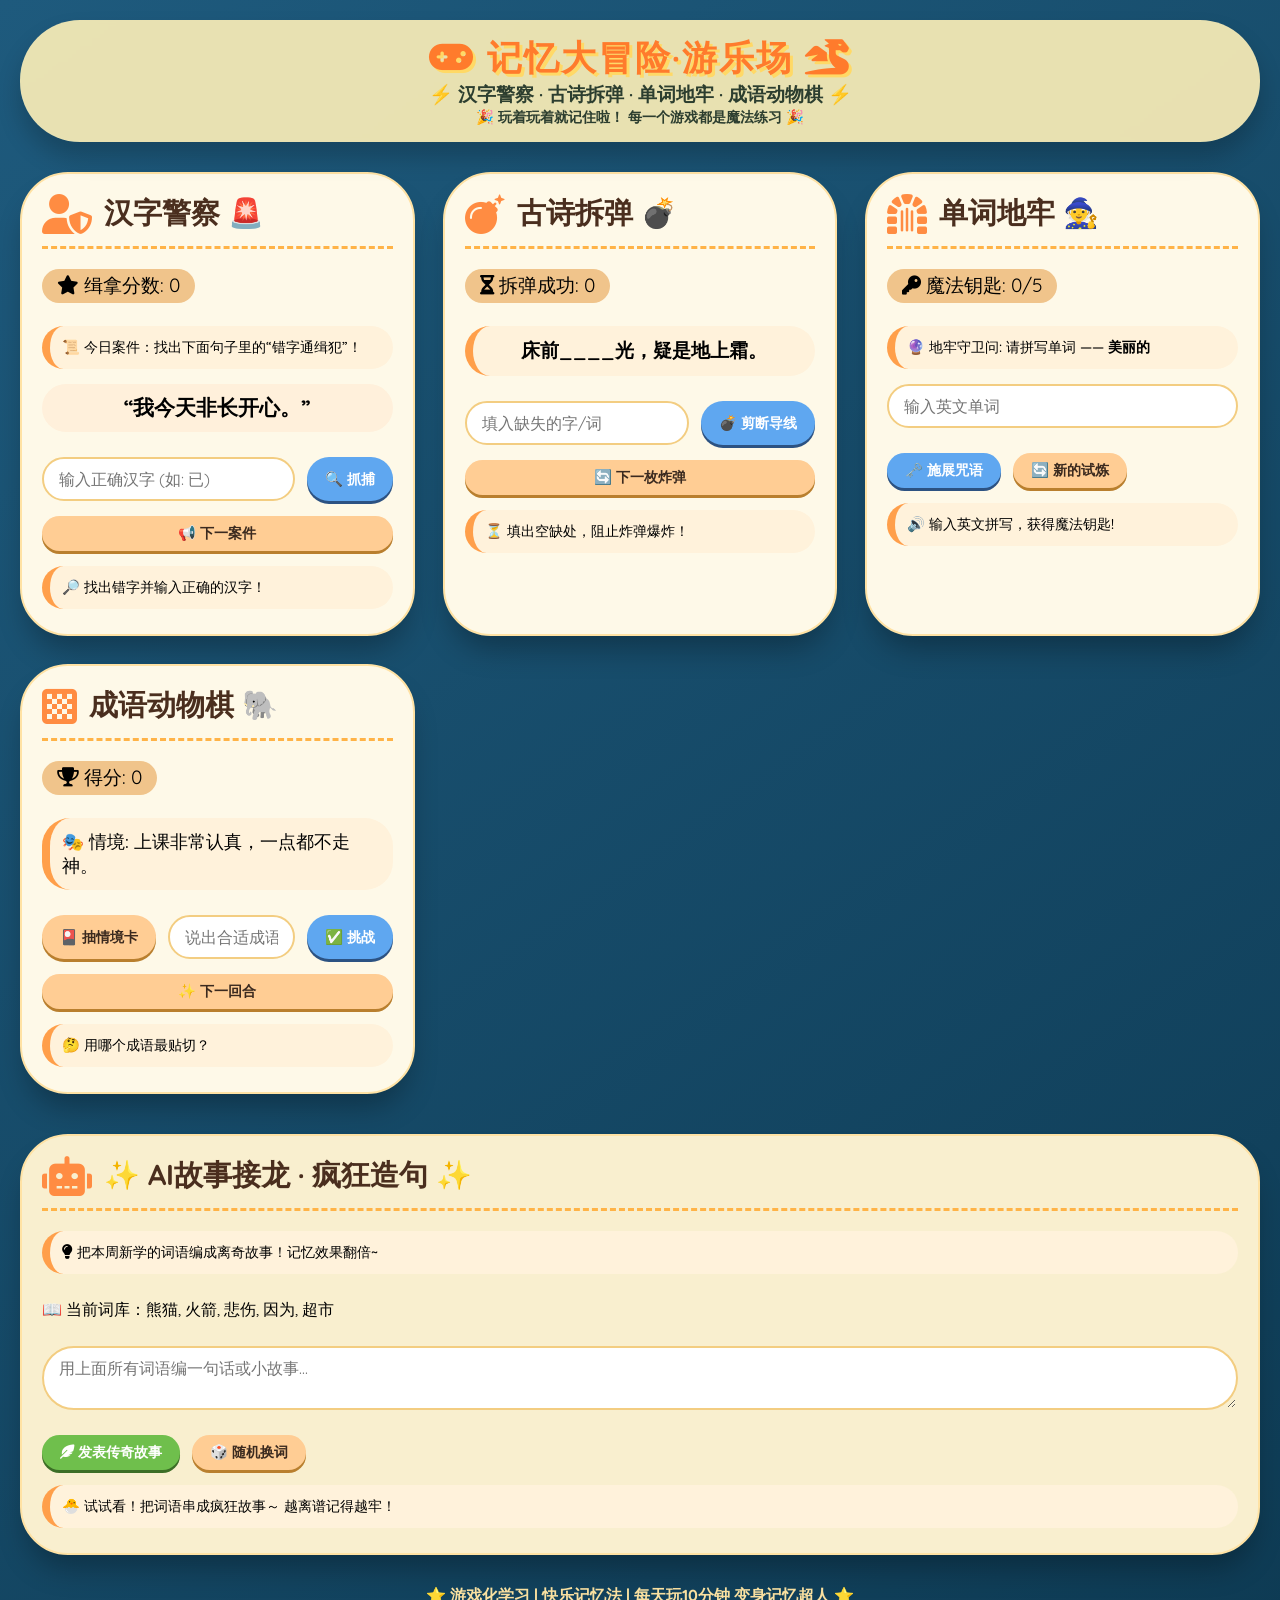
<file: fun/index.html>
<!DOCTYPE html>
<html lang="zh-CN">
<head>
    <meta charset="UTF-8">
    <meta name="viewport" content="width=device-width, initial-scale=1.0, user-scalable=yes">
    <title>趣味学习游乐场 | 语文·英语游戏化记忆乐园</title>
    <!-- 使用 Google Fonts 提升童趣感 -->
    <link href="https://fonts.googleapis.com/css2?family=Quicksand:wght@400;500;600;700&display=swap" rel="stylesheet">
    <!-- Font Awesome 6 (免费图标库) -->
    <link rel="stylesheet" href="https://cdnjs.cloudflare.com/ajax/libs/font-awesome/6.0.0-beta3/css/all.min.css">
    <style>
        * {
            margin: 0;
            padding: 0;
            box-sizing: border-box;
            user-select: none; /* 避免拖动文字影响游戏，但保留复制需求可选 */
        }

        body {
            background: linear-gradient(145deg, #1e5a7d 0%, #0e3b54 100%);
            font-family: 'Quicksand', 'Segoe UI', sans-serif;
            padding: 20px;
            min-height: 100vh;
        }

        /* 主容器 */
        .game-dashboard {
            max-width: 1300px;
            margin: 0 auto;
        }

        /* 头部趣味标语 */
        .hero {
            background: rgba(255, 241, 184, 0.9);
            border-radius: 60px;
            padding: 15px 25px;
            margin-bottom: 30px;
            text-align: center;
            box-shadow: 0 15px 25px rgba(0,0,0,0.2);
            backdrop-filter: blur(2px);
        }
        .hero h1 {
            font-size: 2.2rem;
            color: #ff7b2c;
            text-shadow: 3px 3px 0 #ffd966;
            letter-spacing: 2px;
        }
        .hero p {
            font-size: 1.2rem;
            font-weight: 600;
            color: #2c3e2f;
        }

        /* 网格布局 - 游戏卡片 */
        .games-grid {
            display: grid;
            grid-template-columns: repeat(auto-fit, minmax(340px, 1fr));
            gap: 28px;
            margin-bottom: 40px;
        }

        /* 通用卡片样式 */
        .game-card {
            background: #fef9e8;
            border-radius: 48px;
            padding: 20px 20px 25px;
            box-shadow: 0 20px 30px -8px rgba(0,0,0,0.3);
            transition: transform 0.2s ease;
            border: 2px solid #ffe2a4;
        }
        .game-card:hover {
            transform: translateY(-5px);
        }
        .card-header {
            display: flex;
            align-items: center;
            gap: 12px;
            border-bottom: 3px dashed #ffb347;
            padding-bottom: 12px;
            margin-bottom: 20px;
        }
        .card-header i {
            font-size: 2.5rem;
            color: #ff8c42;
        }
        .card-header h2 {
            font-size: 1.8rem;
            font-weight: 700;
            color: #4a2e1e;
        }
        .game-area {
            min-height: 280px;
            display: flex;
            flex-direction: column;
            gap: 15px;
        }
        .btn-group {
            display: flex;
            flex-wrap: wrap;
            gap: 12px;
            margin-top: 10px;
        }
        .btn {
            border: none;
            background: #ffcd94;
            padding: 8px 18px;
            border-radius: 40px;
            font-weight: bold;
            font-family: inherit;
            font-size: 0.9rem;
            cursor: pointer;
            transition: 0.1s linear;
            box-shadow: 0 3px 0 #b97f2e;
            color: #3b2a1f;
        }
        .btn:active {
            transform: translateY(2px);
            box-shadow: 0 1px 0 #b97f2e;
        }
        .btn-primary {
            background: #5fa7f0;
            box-shadow: 0 3px 0 #2c5282;
            color: white;
        }
        .btn-success {
            background: #6fbf4c;
            box-shadow: 0 3px 0 #3c6e26;
            color: white;
        }
        .feedback {
            background: #fff2db;
            padding: 12px;
            border-radius: 28px;
            font-size: 0.9rem;
            font-weight: 500;
            border-left: 8px solid #ff9f4a;
        }
        .word-list {
            display: flex;
            flex-wrap: wrap;
            gap: 8px;
            margin: 10px 0;
        }
        .word-chip {
            background: #ffe0b5;
            padding: 5px 12px;
            border-radius: 50px;
            font-weight: bold;
        }
        input, textarea {
            border-radius: 40px;
            border: 2px solid #f3cd81;
            padding: 10px 15px;
            font-family: inherit;
            font-size: 1rem;
            width: 100%;
            outline: none;
        }
        .score-board {
            font-size: 1.2rem;
            background: #f0c48b;
            display: inline-block;
            padding: 4px 15px;
            border-radius: 30px;
            margin-bottom: 8px;
        }
        hr {
            margin: 8px 0;
            border-color: #ffe0b5;
        }
        footer {
            text-align: center;
            color: #f9e0a0;
            margin-top: 30px;
            font-weight: bold;
        }
        @media (max-width: 700px) {
            .game-card { padding: 16px; }
            .card-header h2 { font-size: 1.4rem; }
        }
    </style>
</head>
<body>
<div class="game-dashboard">
    <div class="hero">
        <h1><i class="fas fa-gamepad"></i> 记忆大冒险·游乐场 <i class="fas fa-dragon"></i></h1>
        <p>⚡ 汉字警察 · 古诗拆弹 · 单词地牢 · 成语动物棋 ⚡</p>
        <p style="font-size: 0.9rem;">🎉 玩着玩着就记住啦！ 每一个游戏都是魔法练习 🎉</p>
    </div>

    <div class="games-grid">
        <!-- 游戏1：汉字警察（纠错字） -->
        <div class="game-card">
            <div class="card-header">
                <i class="fas fa-user-shield"></i>
                <h2>汉字警察 🚨</h2>
            </div>
            <div class="game-area">
                <div><span class="score-board"><i class="fas fa-star"></i> 缉拿分数: <span id="hanziScore">0</span></span></div>
                <div id="hanziQuestion" class="feedback">📜 今日案件：找出下面句子里的“错字通缉犯”！</div>
                <div id="hanziSentence" style="font-size: 1.3rem; font-weight: bold; background: #fff0db; padding: 10px; border-radius: 30px; text-align: center;"></div>
                <div class="btn-group">
                    <input type="text" id="hanziInput" placeholder="输入正确汉字 (如: 已)" style="flex:2;">
                    <button id="hanziCheckBtn" class="btn btn-primary">🔍 抓捕</button>
                </div>
                <button id="hanziNextBtn" class="btn">📢 下一案件</button>
                <div class="feedback" id="hanziMsg">✨ 点击“下一案件”开始巡逻~</div>
            </div>
        </div>

        <!-- 游戏2：古诗拆弹 (填空) -->
        <div class="game-card">
            <div class="card-header">
                <i class="fas fa-bomb"></i>
                <h2>古诗拆弹 💣</h2>
            </div>
            <div class="game-area">
                <div><span class="score-board"><i class="fas fa-hourglass-half"></i> 拆弹成功: <span id="poetryScore">0</span></span></div>
                <div id="poetryLine" class="feedback" style="font-size:1.2rem; font-weight:bold; text-align:center;"></div>
                <div class="btn-group">
                    <input type="text" id="poetryInput" placeholder="填入缺失的字/词" style="flex:2;">
                    <button id="poetryCheckBtn" class="btn btn-primary">💣 剪断导线</button>
                </div>
                <button id="poetryNextBtn" class="btn">🔄 下一枚炸弹</button>
                <div id="poetryMsg" class="feedback">✍️ 把正确的字填进空格，倒计时前拆弹！</div>
            </div>
        </div>

        <!-- 游戏3：单词地牢 (拼写逃脱) -->
        <div class="game-card">
            <div class="card-header">
                <i class="fas fa-dungeon"></i>
                <h2>单词地牢 🧙</h2>
            </div>
            <div class="game-area">
                <div><span class="score-board"><i class="fas fa-key"></i> 魔法钥匙: <span id="wordScore">0</span>/5</span></div>
                <div id="wordPrompt" class="feedback">🔮 地牢守卫问: 请拼写单词 —— <strong id="wordMeaning">...</strong></div>
                <input type="text" id="wordSpellInput" placeholder="输入英文单词">
                <div class="btn-group">
                    <button id="wordCheckBtn" class="btn btn-primary">🗝️ 施展咒语</button>
                    <button id="wordNextBtn" class="btn">🔄 新的试炼</button>
                </div>
                <div id="wordMsg" class="feedback">⭐ 收集5把钥匙即可逃脱！</div>
            </div>
        </div>

        <!-- 游戏4：成语动物棋 (情景配对) -->
        <div class="game-card">
            <div class="card-header">
                <i class="fas fa-chess-board"></i>
                <h2>成语动物棋 🐘</h2>
            </div>
            <div class="game-area">
                <div><span class="score-board"><i class="fas fa-trophy"></i> 得分: <span id="idiomScore">0</span></span></div>
                <div id="situationDesc" class="feedback" style="font-size:1.1rem;">🎲 点击「抽情境卡」</div>
                <div class="btn-group">
                    <button id="drawSituationBtn" class="btn">🎴 抽情境卡</button>
                    <input type="text" id="idiomAnswer" placeholder="说出合适成语" style="flex:2;">
                    <button id="idiomCheckBtn" class="btn btn-primary">✅ 挑战</button>
                </div>
                <button id="idiomNextBtn" class="btn">✨ 下一回合</button>
                <div id="idiomMsg" class="feedback">🐉 根据情境说出正确成语，前进一格！</div>
            </div>
        </div>
    </div>

    <!-- 额外趣味接龙模块 (AI故事接龙风格) -->
    <div class="game-card" style="background: #f9efcf;">
        <div class="card-header">
            <i class="fas fa-robot"></i>
            <h2>✨ AI故事接龙 · 疯狂造句 ✨</h2>
        </div>
        <div class="game-area">
            <div class="feedback"><i class="fas fa-lightbulb"></i> 把本周新学的词语编成离奇故事！记忆效果翻倍~</div>
            <div class="word-list" id="storyWordsDisplay">📖 当前词库：熊猫, 火箭, 悲伤, 因为, 超市</div>
            <textarea id="storyInput" rows="2" placeholder="用上面所有词语编一句话或小故事..."></textarea>
            <div class="btn-group">
                <button id="submitStoryBtn" class="btn btn-success"><i class="fas fa-feather-alt"></i> 发表传奇故事</button>
                <button id="randomWordsBtn" class="btn">🎲 随机换词</button>
            </div>
            <div id="storyFeedback" class="feedback">🐣 试试看！把词语串成疯狂故事～ 越离谱记得越牢！</div>
        </div>
    </div>
    <footer>⭐ 游戏化学习 | 快乐记忆法 | 每天玩10分钟 变身记忆超人 ⭐</footer>
</div>

<script>
    // --------------------------------------------------------------
    // 1. 汉字警察 数据库 (错句/正确字)
    const hanziCases = [
        { sentence: "我今天非长开心。", correct: "常", hint: "'非长' 应该是？" },
        { sentence: "教室的桌字很干净。", correct: "子", hint: "桌子的 '子'" },
        { sentence: "同学们在草平上奔跑。", correct: "坪", hint: "草坪的坪" },
        { sentence: "妈妈做的蛋羔很香。", correct: "糕", hint: "蛋糕" },
        { sentence: "我己经写完作业了。", correct: "已", hint: "已经的已" }
    ];
    let currentHanziIndex = 0;
    let hanziScore = 0;
    function loadHanziCase() {
        const c = hanziCases[currentHanziIndex];
        document.getElementById("hanziSentence").innerHTML = `“${c.sentence}”`;
        document.getElementById("hanziInput").value = "";
        document.getElementById("hanziMsg").innerHTML = "🔎 找出错字并输入正确的汉字！";
    }
    document.getElementById("hanziCheckBtn").onclick = () => {
        const userAnswer = document.getElementById("hanziInput").value.trim();
        const correctAns = hanziCases[currentHanziIndex].correct;
        if(userAnswer === correctAns) {
            hanziScore++;
            document.getElementById("hanziScore").innerText = hanziScore;
            document.getElementById("hanziMsg").innerHTML = "✅ 逮捕成功！ +1分！ 错字现形！";
        } else {
            document.getElementById("hanziMsg").innerHTML = `❌ 抓错了... 正确答案是“${correctAns}”。 再试试下一案件！`;
        }
    };
    document.getElementById("hanziNextBtn").onclick = () => {
        currentHanziIndex = (currentHanziIndex + 1) % hanziCases.length;
        loadHanziCase();
        document.getElementById("hanziMsg").innerHTML = "🕵️ 新案件！找出错字并输入正确汉字~";
    };
    loadHanziCase();

    // --------------------------------------------------------------
    // 2. 古诗拆弹 (挖空填空)
    const poems = [
        { line: "床前____光，疑是地上霜。", answer: "明", full: "床前明月光" },
        { line: "野火烧不尽，春风吹又____。", answer: "生", full: "春风吹又生" },
        { line: "小时不识月，呼作白玉____。", answer: "盘", full: "呼作白玉盘" },
        { line: "锄____日当午，汗滴禾下土。", answer: "禾", full: "锄禾日当午" },
        { line: "窗含西岭____秋雪，门泊东吴万里船。", answer: "千", full: "窗含西岭千秋雪" }
    ];
    let poetryIdx = 0;
    let poetryScoreVal = 0;
    function loadPoetry() {
        document.getElementById("poetryLine").innerHTML = poems[poetryIdx].line;
        document.getElementById("poetryInput").value = "";
        document.getElementById("poetryMsg").innerHTML = "⏳ 填出空缺处，阻止炸弹爆炸！";
    }
    document.getElementById("poetryCheckBtn").onclick = () => {
        let userAns = document.getElementById("poetryInput").value.trim();
        let correctAns = poems[poetryIdx].answer;
        if(userAns === correctAns) {
            poetryScoreVal++;
            document.getElementById("poetryScore").innerText = poetryScoreVal;
            document.getElementById("poetryMsg").innerHTML = "💥 拆弹成功！ +1 学识值！";
        } else {
            document.getElementById("poetryMsg").innerHTML = `💣 爆炸啦！ 正确答案是“${correctAns}”。 学习一下：${poems[poetryIdx].full}`;
        }
    };
    document.getElementById("poetryNextBtn").onclick = () => {
        poetryIdx = (poetryIdx + 1) % poems.length;
        loadPoetry();
    };
    loadPoetry();

    // --------------------------------------------------------------
    // 3. 单词地牢 (中译英拼写)
    const wordBank = [
        { meaning: "苹果", word: "apple" },
        { meaning: "快乐的", word: "happy" },
        { meaning: "老师", word: "teacher" },
        { meaning: "朋友", word: "friend" },
        { meaning: "美丽的", word: "beautiful" },
        { meaning: "猫", word: "cat" },
        { meaning: "狗", word: "dog" },
        { meaning: "学校", word: "school" }
    ];
    let currentWordObj = { meaning: "苹果", word: "apple" };
    let wordScoreCount = 0;
    let wordAttempted = false;
    function pickRandomWord() {
        const rand = Math.floor(Math.random() * wordBank.length);
        currentWordObj = { ...wordBank[rand] };
        document.getElementById("wordMeaning").innerText = currentWordObj.meaning;
        document.getElementById("wordSpellInput").value = "";
        document.getElementById("wordMsg").innerHTML = "🔊 输入英文拼写，获得魔法钥匙!";
        wordAttempted = false;
    }
    function updateWordScoreUI() {
        document.getElementById("wordScore").innerText = wordScoreCount;
        if(wordScoreCount >= 5) {
            document.getElementById("wordMsg").innerHTML = "🎉✨ 恭喜逃脱地牢！获得荣誉勋章！ ✨🎉 继续攒钥匙吧！";
        }
    }
    document.getElementById("wordCheckBtn").onclick = () => {
        if(wordScoreCount >= 5) {
            document.getElementById("wordMsg").innerHTML = "🏆 已经是自由之身啦！点击下一试炼继续挑战！";
            return;
        }
        let userSpell = document.getElementById("wordSpellInput").value.trim().toLowerCase();
        if(userSpell === currentWordObj.word) {
            wordScoreCount++;
            updateWordScoreUI();
            document.getElementById("wordMsg").innerHTML = `🔑 咒语正确！获得钥匙！ (${wordScoreCount}/5)`;
            pickRandomWord(); // 换新单词继续挑战
        } else {
            document.getElementById("wordMsg").innerHTML = `❌ 咒语失败... “${currentWordObj.meaning}”的正确拼写是 ${currentWordObj.word}，再试下一个单词吧～`;
            pickRandomWord();
        }
    };
    document.getElementById("wordNextBtn").onclick = () => {
        pickRandomWord();
    };
    pickRandomWord();

    // --------------------------------------------------------------
    // 4. 成语动物棋 (情景匹配)
    const idiomSituations = [
        { situation: "考试得了第一名，心里特别开心。", idiom: "兴高采烈" },
        { situation: "看到别人有漂亮的玩具，自己也很想要。", idiom: "羡慕不已" },
        { situation: "上课非常认真，一点都不走神。", idiom: "全神贯注" },
        { situation: "运动会上跑得飞快，像风一样。", idiom: "健步如飞" },
        { situation: "大家团结一致，力量很大。", idiom: "齐心协力" },
        { situation: "读书读得忘记了吃饭和睡觉。", idiom: "废寝忘食" }
    ];
    let currentSitIdx = 0;
    let idiomScoreVal = 0;
    function loadRandomSituation() {
        const rand = Math.floor(Math.random() * idiomSituations.length);
        currentSitIdx = rand;
        document.getElementById("situationDesc").innerHTML = `🎭 情境: ${idiomSituations[rand].situation}`;
        document.getElementById("idiomAnswer").value = "";
        document.getElementById("idiomMsg").innerHTML = "🤔 用哪个成语最贴切？";
    }
    document.getElementById("drawSituationBtn").onclick = () => {
        loadRandomSituation();
    };
    document.getElementById("idiomCheckBtn").onclick = () => {
        let userAns = document.getElementById("idiomAnswer").value.trim();
        let correctAns = idiomSituations[currentSitIdx].idiom;
        if(userAns === correctAns) {
            idiomScoreVal++;
            document.getElementById("idiomScore").innerText = idiomScoreVal;
            document.getElementById("idiomMsg").innerHTML = `🐘 正确！成语大师！ +1分 (${correctAns})`;
            loadRandomSituation(); // 自动刷新新情境
        } else {
            document.getElementById("idiomMsg").innerHTML = `❌ 不对哦～ 这个情境更适合成语“${correctAns}”。再试试看！`;
        }
    };
    document.getElementById("idiomNextBtn").onclick = () => {
        loadRandomSituation();
    };
    loadRandomSituation();

    // --------------------------------------------------------------
    // 额外故事接龙 灵活词库
    let currentStoryWords = ["熊猫", "火箭", "悲伤", "因为", "超市"];
    function updateStoryWordDisplay() {
        document.getElementById("storyWordsDisplay").innerHTML = `📖 当前词库：${currentStoryWords.join(", ")}`;
    }
    document.getElementById("submitStoryBtn").onclick = () => {
        let story = document.getElementById("storyInput").value.trim();
        if(story === "") {
            document.getElementById("storyFeedback").innerHTML = "💡 编写一个包含所有词语的小故事吧！越有趣记忆越深刻～";
            return;
        }
        // 检查是否包含全部词语
        let allIncluded = currentStoryWords.every(word => story.includes(word));
        if(allIncluded) {
            document.getElementById("storyFeedback").innerHTML = "🎉 太棒啦！故事大王！这些词语已经钻进你的长期记忆区啦！ 🧠✨";
        } else {
            let missing = currentStoryWords.filter(w => !story.includes(w));
            document.getElementById("storyFeedback").innerHTML = `📖 故事很精彩！但是还缺少词语: ${missing.join(", ")}。再试试加入它们，编得更疯狂！`;
        }
    };
    document.getElementById("randomWordsBtn").onclick = () => {
        const wordPool = ["宇宙", "冰淇淋", "魔法师", "哭泣", "操场", "恐龙", "秘密", "彩虹", "作业", "梦想"];
        const newSet = [];
        for(let i=0; i<5; i++) {
            let randWord = wordPool[Math.floor(Math.random() * wordPool.length)];
            if(!newSet.includes(randWord)) newSet.push(randWord);
            if(newSet.length === 5) break;
        }
        while(newSet.length < 5) newSet.push("欢乐");
        currentStoryWords = newSet;
        updateStoryWordDisplay();
        document.getElementById("storyFeedback").innerHTML = "🔄 新词库已加载！快创造一个疯狂接龙故事吧～";
        document.getElementById("storyInput").value = "";
    };
    updateStoryWordDisplay();

    // 增加额外彩蛋: 所有游戏积分趣味提醒 (无竞争压力)
    function addConfettiEffect() {
        // 简单视觉彩蛋 - 在某个高分时提醒 不作复杂实现 仅控制台友好
        console.log("继续赢取记忆勋章!");
    }
    // 监听各分数 达到阈值弹个小趣味
    const observerScore = () => {
        let total = parseInt(document.getElementById("hanziScore").innerText) + parseInt(document.getElementById("poetryScore").innerText) + parseInt(document.getElementById("wordScore").innerText) + parseInt(document.getElementById("idiomScore").innerText);
        if(total >= 15) {
            let msgDiv = document.createElement("div");
            msgDiv.style.position = "fixed";
            msgDiv.style.bottom = "20px";
            msgDiv.style.right = "20px";
            msgDiv.style.backgroundColor = "#ffd966";
            msgDiv.style.padding = "12px 20px";
            msgDiv.style.borderRadius = "40px";
            msgDiv.style.fontWeight = "bold";
            msgDiv.style.boxShadow = "0 5px 15px black";
            msgDiv.innerHTML = "🏅 记忆超人成就！太厉害了！ 🏅";
            document.body.appendChild(msgDiv);
            setTimeout(() => msgDiv.remove(), 3000);
        }
    };
    setInterval(observerScore, 800);
</script>
</body>
</html>
</file>
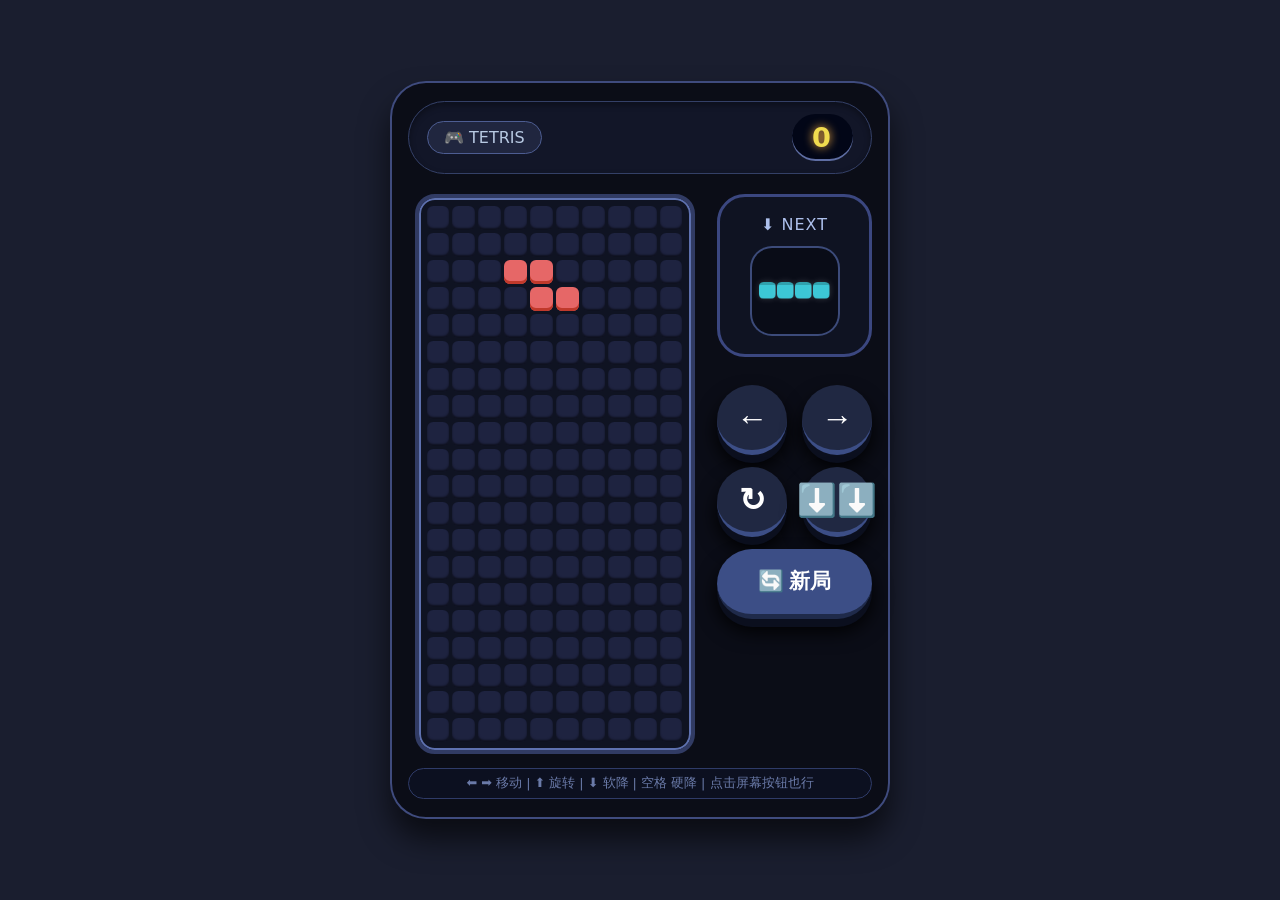
<file: tetris/index.html>
<!DOCTYPE html>
<html lang="en">
<head>
    <meta charset="UTF-8">
    <meta name="viewport" content="width=device-width, initial-scale=1.0, maximum-scale=1.0, user-scalable=no, viewport-fit=cover">
    <title>📦 俄罗斯方块 · 移动响应式</title>
    <style>
        * {
            box-sizing: border-box;
            user-select: none;
            -webkit-tap-highlight-color: transparent;
            margin: 0;
            padding: 0;
        }
        body {
            background: #1a1e2f;
            min-height: 100vh;
            display: flex;
            justify-content: center;
            align-items: center;
            font-family: 'Segoe UI', Roboto, system-ui, sans-serif;
            padding: 10px;
            touch-action: manipulation;
        }
        .game-wrapper {
            background: #0b0d17;
            border-radius: 36px;
            padding: 20px 18px;
            box-shadow: 0 20px 30px rgba(0,0,0,0.6), inset 0 0 0 2px #3f4b7e;
            max-width: 500px;
            width: 100%;
        }
        .header {
            display: flex;
            justify-content: space-between;
            align-items: center;
            background: #121628;
            border-radius: 60px;
            padding: 12px 18px;
            margin-bottom: 20px;
            color: #b7c9e2;
            border: 1px solid #344067;
            box-shadow: inset 0 3px 6px #00000055;
        }
        .score-box {
            background: #020617;
            border-radius: 40px;
            padding: 8px 20px;
            font-weight: 700;
            font-size: 1.7rem;
            letter-spacing: 2px;
            color: #f0db4f;
            text-shadow: 0 0 10px #ffb347;
            box-shadow: inset 0 -2px 0 #5f6ea3;
        }
        .next-label {
            font-size: 1rem;
            font-weight: 500;
            background: #20263f;
            padding: 6px 16px;
            border-radius: 30px;
            border: 1px solid #4d5d92;
        }
        .play-area {
            display: flex;
            flex-wrap: wrap;
            justify-content: center;
            gap: 16px;
        }
        /* 主游戏板 */
        .board-section {
            flex: 2 1 240px;
            display: flex;
            justify-content: center;
        }
        #board {
            display: grid;
            grid-template-columns: repeat(10, 1fr);
            background: #0f1322;
            border: 4px solid #313b64;
            border-radius: 20px;
            padding: 8px;
            gap: 3px;
            width: 100%;
            max-width: 280px;
            aspect-ratio: 10 / 20;
            box-shadow: inset 0 0 0 2px #5e71af;
        }
        .cell {
            background: #1e2340;
            border-radius: 6px;
            transition: background 0.08s ease;
            box-shadow: inset 0 -2px 2px #00000088;
        }
        .cell.filled {
            background: #f1c40f;
            box-shadow: inset 0 -3px 0 #b38f00, 0 0 12px #ffd966;
        }
        .cell.filled-i { background: #3cc7d6; box-shadow: inset 0 -3px 0 #1f9aaa; }
        .cell.filled-o { background: #f4d03f; box-shadow: inset 0 -3px 0 #c6a21a; }
        .cell.filled-t { background: #b983ff; box-shadow: inset 0 -3px 0 #8547e0; }
        .cell.filled-s { background: #6fcf97; box-shadow: inset 0 -3px 0 #27ae60; }
        .cell.filled-z { background: #e66767; box-shadow: inset 0 -3px 0 #c0392b; }
        .cell.filled-l { background: #f9ca7f; box-shadow: inset 0 -3px 0 #e67e22; }
        .cell.filled-j { background: #7aa5f5; box-shadow: inset 0 -3px 0 #2c6cd6; }

        /* 右侧信息 (下一个 + 按钮) */
        .info-panel {
            flex: 1 1 110px;
            display: flex;
            flex-direction: column;
            align-items: center;
            gap: 18px;
        }
        .next-piece {
            background: #0f1322;
            border: 3px solid #3b4780;
            border-radius: 28px;
            padding: 18px 8px;
            width: 100%;
            display: flex;
            flex-direction: column;
            align-items: center;
        }
        .next-title {
            color: #adc0ec;
            font-weight: 500;
            font-size: 1rem;
            margin-bottom: 12px;
            letter-spacing: 1px;
        }
        #nextCanvas {
            background: #090c17;
            border-radius: 22px;
            width: 90px;
            height: 90px;
            display: block;
            box-shadow: inset 0 0 0 2px #3c4b7a;
            touch-action: none;
        }
        /* 移动端专用方向 + 操作区 */
        .touch-controls {
            display: flex;
            flex-direction: column;
            gap: 12px;
            width: 100%;
            margin-top: 10px;
        }
        .dpad-row {
            display: flex;
            justify-content: center;
            gap: 15px;
        }
        .ctrl-btn {
            background: #202842;
            border: none;
            border-bottom: 5px solid #3c4e86;
            border-radius: 50px;
            color: white;
            font-size: 2rem;
            font-weight: bold;
            width: 70px;
            height: 70px;
            display: flex;
            align-items: center;
            justify-content: center;
            box-shadow: 0 8px 0 #0b0f1e, 0 12px 20px black;
            transition: all 0.05s linear;
            touch-action: manipulation;
            cursor: pointer;
            outline: none;
            padding: 0;
            line-height: 1;
        }
        .ctrl-btn:active {
            transform: translateY(6px);
            border-bottom-width: 2px;
            background: #2f3b62;
        }
        .ctrl-btn.special {
            background: #c44545;
            border-bottom-color: #882828;
            font-size: 1.8rem;
        }
        .ctrl-btn.restart {
            background: #3c4e86;
            font-size: 1.3rem;
            width: auto;
            flex: 1;
            border-bottom-color: #1f2a4a;
        }
        .action-row {
            display: flex;
            gap: 10px;
            justify-content: space-between;
        }
        /* 键盘提示 (桌面) */
        .key-hint {
            color: #6a7aa8;
            font-size: 0.8rem;
            text-align: center;
            margin-top: 14px;
            background: #0c1020;
            padding: 6px 12px;
            border-radius: 30px;
            border: 1px solid #2f3b68;
        }
        @media (max-width: 400px) {
            .ctrl-btn { width: 60px; height: 60px; font-size: 1.8rem; }
            .game-wrapper { padding: 15px; }
        }
    </style>
</head>
<body>
<div class="game-wrapper">
    <div class="header">
        <span class="next-label">🎮 TETRIS</span>
        <span class="score-box" id="scoreDisplay">0</span>
    </div>

    <div class="play-area">
        <!-- 左侧主游戏板 grid -->
        <div class="board-section">
            <div id="board"></div>
        </div>

        <!-- 右侧信息 + 触摸按键 -->
        <div class="info-panel">
            <div class="next-piece">
                <div class="next-title">⬇️ NEXT</div>
                <canvas id="nextCanvas" width="120" height="120"></canvas>
            </div>

            <!-- 所有触摸按钮都放在这里，移动端直接点击，桌面也可用 -->
            <div class="touch-controls">
                <div class="dpad-row">
                    <button class="ctrl-btn" id="moveLeft" aria-label="左移">←</button>
                    <button class="ctrl-btn" id="moveRight" aria-label="右移">→</button>
                </div>
                <div class="dpad-row">
                    <button class="ctrl-btn" id="rotateBtn" aria-label="旋转">↻</button>
                    <button class="ctrl-btn" id="hardDropBtn" aria-label="硬降">⬇️⬇️</button>
                </div>
                <div class="action-row">
                    <button class="ctrl-btn restart" id="restartBtn" aria-label="新游戏">🔄 新局</button>
                </div>
            </div>
        </div>
    </div>

    <div class="key-hint">
        ⬅️ ➡️ 移动 | ⬆️ 旋转 | ⬇️ 软降 | 空格 硬降 | 点击屏幕按钮也行
    </div>
</div>

<script>
    (function() {
        // ---------- 俄罗斯方块核心参数 ----------
        const COLS = 10;
        const ROWS = 20;
        let board = [];            // 二维 0 / 颜色标记 (存储方块类型字符)
        let score = 0;
        let gameOver = false;
        let gameInterval = null;
        const BASE_INTERVAL = 450;  // 毫秒

        // 当前活动方块
        let currentPiece = {
            type: '',
            matrix: [],
            row: 0,
            col: 3
        };
        let nextPieceType = '';

        // 七种经典方块矩阵 + 颜色标记 (类型字母)
        const PIECES = {
            'I': { matrix: [[1,1,1,1]], color: 'i' },
            'O': { matrix: [[1,1],[1,1]], color: 'o' },
            'T': { matrix: [[0,1,0],[1,1,1]], color: 't' },
            'S': { matrix: [[0,1,1],[1,1,0]], color: 's' },
            'Z': { matrix: [[1,1,0],[0,1,1]], color: 'z' },
            'L': { matrix: [[1,0,0],[1,1,1]], color: 'l' },
            'J': { matrix: [[0,0,1],[1,1,1]], color: 'j' }
        };
        const TYPES = ['I','O','T','S','Z','L','J'];

        // 获取随机类型
        function randomType() {
            return TYPES[Math.floor(Math.random() * TYPES.length)];
        }

        // ---------- 初始化棋盘 ----------
        function initBoard() {
            board = Array(ROWS).fill().map(() => Array(COLS).fill(''));
        }

        // ---------- 生成新方块 (使用指定type或随机) ----------
        function spawnNewPiece() {
            if (!nextPieceType) {
                nextPieceType = randomType();
            }
            // 当前块 = nextPieceType, 然后更新next
            const type = nextPieceType;
            const pieceData = PIECES[type];
            currentPiece = {
                type: type,
                matrix: pieceData.matrix.map(row => [...row]), // 深拷贝
                row: 0,
                col: Math.floor((COLS - pieceData.matrix[0].length) / 2)
            };
            // 生成下一个
            nextPieceType = randomType();

            // 检查生成即碰撞 ==> game over
            if (collision(currentPiece.matrix, currentPiece.row, currentPiece.col)) {
                gameOver = true;
                clearInterval(gameInterval);
                gameInterval = null;
            }
        }

        // ---------- 碰撞检测 ----------
        function collision(matrix, row, col) {
            for (let r = 0; r < matrix.length; r++) {
                for (let c = 0; c < matrix[0].length; c++) {
                    if (matrix[r][c] !== 0) {
                        const boardR = row + r;
                        const boardC = col + c;
                        if (boardR >= ROWS || boardC < 0 || boardC >= COLS || boardR < 0) return true;
                        if (boardR >= 0 && board[boardR][boardC] !== '') return true;
                    }
                }
            }
            return false;
        }

        // ---------- 固定当前方块到棋盘 ----------
        function lockPiece() {
            const { matrix, row, col, type } = currentPiece;
            for (let r = 0; r < matrix.length; r++) {
                for (let c = 0; c < matrix[0].length; c++) {
                    if (matrix[r][c] !== 0) {
                        const boardR = row + r;
                        const boardC = col + c;
                        if (boardR >= 0 && boardR < ROWS && boardC >= 0 && boardC < COLS) {
                            board[boardR][boardC] = type;   // 存储类型字母用于颜色
                        }
                    }
                }
            }

            // 消除满行并计分
            clearFullRows();

            // 生成下一个块
            spawnNewPiece();

            // 如果gameOver在spawn中被设置，则停止定时器
            if (gameOver) {
                if (gameInterval) {
                    clearInterval(gameInterval);
                    gameInterval = null;
                }
            }
        }

        // 消除满行
        function clearFullRows() {
            let rowsCleared = 0;
            for (let r = ROWS - 1; r >= 0; ) {
                if (board[r].every(cell => cell !== '')) {
                    // 移除该行
                    board.splice(r, 1);
                    board.unshift(Array(COLS).fill(''));
                    rowsCleared++;
                    // 继续检查同一索引（原上一行下沉）
                } else {
                    r--;
                }
            }

            if (rowsCleared > 0) {
                // 经典计分规则简单版
                const points = [0, 100, 300, 600, 1000];
                const addScore = points[Math.min(rowsCleared,4)];
                score += addScore;
                updateScore();
            }
        }

        // ---------- 移动尝试 ----------
        function movePiece(dRow, dCol) {
            if (gameOver || !currentPiece.matrix) return false;
            const newRow = currentPiece.row + dRow;
            const newCol = currentPiece.col + dCol;
            if (!collision(currentPiece.matrix, newRow, newCol)) {
                currentPiece.row = newRow;
                currentPiece.col = newCol;
                renderAll();
                return true;
            }
            // 如果是向下移动失败( dRow === 1 )，立刻固定
            if (dRow === 1) {
                lockPiece();
                renderAll();
            }
            return false;
        }

        // 旋转
        function rotatePiece() {
            if (gameOver || !currentPiece.matrix) return;
            // 矩阵顺时针旋转90度
            const oldMatrix = currentPiece.matrix;
            const rotated = oldMatrix[0].map((_, idx) => oldMatrix.map(row => row[idx]).reverse());
            // 踢墙简易处理 —— 只尝试左中右微调 (左移1, 0, 右移1)
            const tests = [
                { col: currentPiece.col },                     // 原偏移
                { col: currentPiece.col - 1 },                 // 左移1
                { col: currentPiece.col + 1 },                 // 右移1
                { col: currentPiece.col - 2 },                 // 左移2 (窄板)
                { col: currentPiece.col + 2 }                  // 右移2
            ];
            for (let t of tests) {
                if (!collision(rotated, currentPiece.row, t.col)) {
                    currentPiece.matrix = rotated;
                    currentPiece.col = t.col;
                    renderAll();
                    return;
                }
            }
            // 无法旋转则放弃
        }

        // 硬降
        function hardDrop() {
            if (gameOver || !currentPiece.matrix) return;
            while (!collision(currentPiece.matrix, currentPiece.row + 1, currentPiece.col)) {
                currentPiece.row++;
            }
            lockPiece();  // 固定并生成下一块
            renderAll();
        }

        // 更新HTML分数
        function updateScore() {
            document.getElementById('scoreDisplay').innerText = score;
        }

        // ---------- 渲染主棋盘 (grid) ----------
        const boardEl = document.getElementById('board');
        function renderBoardGrid() {
            // 清空并重新构建grid (保证cell数量正确)
            boardEl.innerHTML = '';
            for (let r = 0; r < ROWS; r++) {
                for (let c = 0; c < COLS; c++) {
                    const cell = document.createElement('div');
                    cell.className = 'cell';
                    const cellType = board[r][c];
                    if (cellType !== '') {
                        cell.classList.add('filled');
                        // 增加特定颜色类 .filled-i ...
                        cell.classList.add(`filled-${cellType.toLowerCase()}`);
                    }
                    boardEl.appendChild(cell);
                }
            }

            // 绘制当前活动块（覆盖颜色, 修改已存在cell类）
            if (currentPiece && currentPiece.matrix && !gameOver) {
                const { matrix, row, col, type } = currentPiece;
                for (let r = 0; r < matrix.length; r++) {
                    for (let c = 0; c < matrix[0].length; c++) {
                        if (matrix[r][c] !== 0) {
                            const boardR = row + r;
                            const boardC = col + c;
                            if (boardR >= 0 && boardR < ROWS && boardC >= 0 && boardC < COLS) {
                                const index = boardR * COLS + boardC;
                                const cellDiv = boardEl.children[index];
                                if (cellDiv) {
                                    // 先移除所有filled-* 再设置当前
                                    cellDiv.className = 'cell filled';
                                    cellDiv.classList.add(`filled-${type.toLowerCase()}`);
                                }
                            }
                        }
                    }
                }
            }

            // 游戏结束蒙层效果
            if (gameOver) {
                // 在棋盘上显示红晕(不额外加div, 用叠加层显示文字)
                // 简单在parent放个覆盖提示？
                if (!boardEl.parentNode.querySelector('.gameover-overlay')) {
                    // 但为避免复杂，直接在棋盘下方显示文字吧(通过伪类很难)，动态加div有点破坏布局，用轻提示
                }
                // 我们可以画一个半透明遮罩？为了保持简单，在分数旁边显示文字
            }
        }

        // 渲染下一个方块 (canvas)
        const nextCanvas = document.getElementById('nextCanvas');
        const ctx = nextCanvas.getContext('2d');
        function renderNext() {
            ctx.clearRect(0, 0, 120, 120);
            if (!nextPieceType) return;
            const piece = PIECES[nextPieceType];
            const matrix = piece.matrix;
            const colorMap = {
                'i': '#3cc7d6', 'o': '#f4d03f', 't': '#b983ff',
                's': '#6fcf97', 'z': '#e66767', 'l': '#f9ca7f', 'j': '#7aa5f5'
            };
            const fillColor = colorMap[piece.color] || '#f1c40f';
            const blockSize = 24; // 120 / 5 ≈24 但留白
            const cols = matrix[0].length;
            const rows = matrix.length;
            const offsetX = (120 - cols * blockSize) / 2;
            const offsetY = (120 - rows * blockSize) / 2;

            for (let r=0; r<rows; r++) {
                for (let c=0; c<cols; c++) {
                    if (matrix[r][c] !== 0) {
                        ctx.fillStyle = fillColor;
                        ctx.shadowColor = '#ffffff30';
                        ctx.shadowBlur = 10;
                        ctx.beginPath();
                        ctx.roundRect(offsetX + c * blockSize, offsetY + r * blockSize, blockSize-2, blockSize-2, 6);
                        ctx.fill();
                        ctx.shadowBlur = 0;
                        ctx.fillStyle = '#00000030';
                        ctx.beginPath();
                        ctx.roundRect(offsetX + c * blockSize, offsetY + r * blockSize, blockSize-2, 4, 2);
                        ctx.fill();
                    }
                }
            }
        }

        // 工具: canvas roundRect
        CanvasRenderingContext2D.prototype.roundRect = function(x, y, w, h, r) {
            if (w < 2 * r) r = w / 2;
            if (h < 2 * r) r = h / 2;
            this.moveTo(x + r, y);
            this.lineTo(x + w - r, y);
            this.quadraticCurveTo(x + w, y, x + w, y + r);
            this.lineTo(x + w, y + h - r);
            this.quadraticCurveTo(x + w, y + h, x + w - r, y + h);
            this.lineTo(x + r, y + h);
            this.quadraticCurveTo(x, y + h, x, y + h - r);
            this.lineTo(x, y + r);
            this.quadraticCurveTo(x, y, x + r, y);
            this.closePath();
            return this;
        };

        function renderAll() {
            renderBoardGrid();
            renderNext();
        }

        // 重置游戏
        function resetGame() {
            if (gameInterval) {
                clearInterval(gameInterval);
                gameInterval = null;
            }
            initBoard();
            score = 0;
            updateScore();
            gameOver = false;
            nextPieceType = randomType();
            spawnNewPiece();   // 会消耗next并生成新next
            renderAll();

            // 启动定时器
            if (!gameInterval) {
                gameInterval = setInterval(() => {
                    if (!gameOver && currentPiece) {
                        movePiece(1, 0);  // 下落
                    } else if (gameOver) {
                        if (gameInterval) clearInterval(gameInterval);
                    }
                }, BASE_INTERVAL);
            }
        }

        // ---------- 事件绑定 ----------
        function bindControls() {
            // 移动端按钮
            document.getElementById('moveLeft').addEventListener('click', (e) => { e.preventDefault(); movePiece(0, -1); });
            document.getElementById('moveRight').addEventListener('click', (e) => { e.preventDefault(); movePiece(0, 1); });
            document.getElementById('rotateBtn').addEventListener('click', (e) => { e.preventDefault(); rotatePiece(); });
            document.getElementById('hardDropBtn').addEventListener('click', (e) => { e.preventDefault(); hardDrop(); });
            document.getElementById('restartBtn').addEventListener('click', (e) => { e.preventDefault(); resetGame(); });

            // 键盘事件 (桌面)
            window.addEventListener('keydown', (e) => {
                const key = e.key;
                if (gameOver) {
                    if (key === ' ' || key === 'Space' || key === 'Enter') {
                        e.preventDefault();
                        resetGame();
                    }
                    return;
                }
                // 防止页面滚动
                if (['ArrowUp', 'ArrowDown', 'ArrowLeft', 'ArrowRight', ' '].includes(key)) {
                    e.preventDefault();
                }
                switch (key) {
                    case 'ArrowLeft': movePiece(0, -1); break;
                    case 'ArrowRight': movePiece(0, 1); break;
                    case 'ArrowDown': movePiece(1, 0); break;
                    case 'ArrowUp': rotatePiece(); break;
                    case ' ':
                    case 'Space': hardDrop(); break;
                }
            });
        }

        // 禁止触摸时页面缩放/滚动 (已经通过CSS + meta)
        // 启动
        window.onload = () => {
            resetGame();
            bindControls();
        };
    })();
</script>
</body>
</html>
</file>
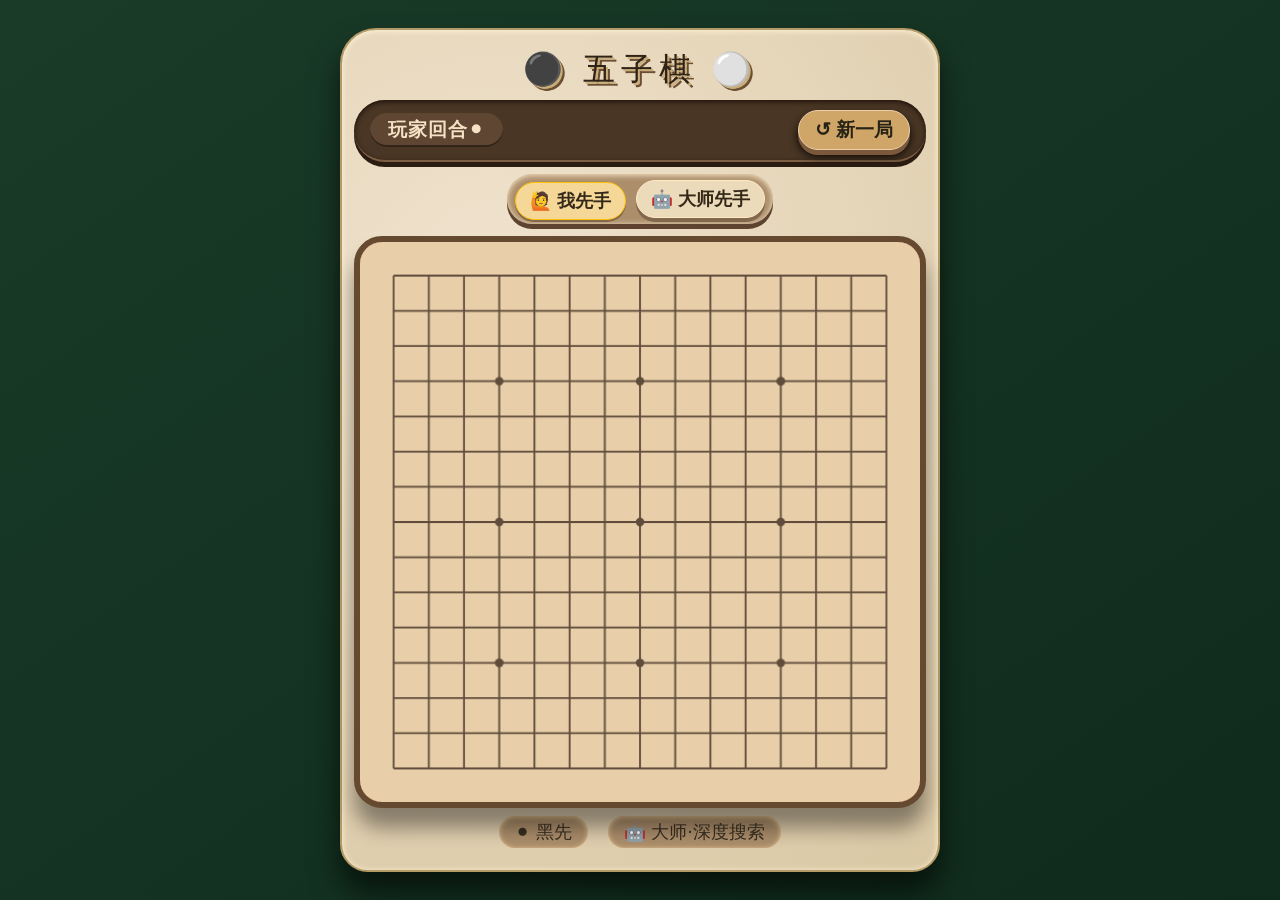
<file: wuziqi/index.html>
<!DOCTYPE html>
<html lang="en">
<head>
    <meta charset="UTF-8">
    <meta name="viewport" content="width=device-width, initial-scale=1.0, maximum-scale=1.5, user-scalable=yes">
    <title>五子棋 · 大师级AI</title>
    <style>
        * {
            box-sizing: border-box;
            -webkit-tap-highlight-color: transparent;
            user-select: none;
        }
        body {
            margin: 0;
            min-height: 100vh;
            background: linear-gradient(145deg, #1a3b28 0%, #0f2b1c 100%);
            font-family: 'Segoe UI', Roboto, system-ui, sans-serif;
            display: flex;
            justify-content: center;
            align-items: center;
            padding: 8px;
        }
        .game-container {
            max-width: 600px;
            width: 100%;
            background: #e8d5b5;
            background-image: radial-gradient(circle at 25% 30%, #f0e3ce, #dac8a4);
            border-radius: 36px 36px 28px 28px;
            box-shadow: 0 20px 30px rgba(0,0,0,0.6), inset 0 1px 6px #fff3d6;
            padding: 18px 12px 22px;
            border: 2px solid #b49a67;
        }
        h1 {
            text-align: center;
            margin: 0 0 6px 0;
            font-weight: 400;
            font-size: 2rem;
            letter-spacing: 6px;
            color: #2f2216;
            text-shadow: 2px 2px 0 #c9ad7a, 4px 4px 0 #6b4f32;
            font-family: 'Trebuchet MS', 'KaiTi',楷体,serif;
        }
        .status-bar {
            background: #493624;
            border-radius: 60px;
            padding: 10px 16px;
            margin: 8px 0 12px;
            color: #eedbba;
            font-size: 1.4rem;
            font-weight: 600;
            text-align: center;
            box-shadow: inset 0 2px 5px #1f130b, 0 5px 0 #2b1c12;
            border-bottom: 2px solid #7d5f44;
            display: flex;
            align-items: center;
            justify-content: space-between;
        }
        .turn-indicator {
            background: #5f4633;
            padding: 4px 18px;
            border-radius: 40px;
            font-size: 1.2rem;
            letter-spacing: 1px;
            color: #f5e1c4;
            box-shadow: inset 0 -2px 0 #312419;
        }
        .restart-btn {
            background: #cfa668;
            border: none;
            font-size: 1.2rem;
            padding: 6px 16px;
            border-radius: 40px;
            font-weight: bold;
            color: #262216;
            box-shadow: 0 5px 0 #7b583b, 0 6px 10px black;
            cursor: pointer;
            transition: all 0.08s linear;
            border: 1px solid #ecceaa;
        }
        .restart-btn:active {
            transform: translateY(5px);
            box-shadow: 0 1px 0 #7b583b, 0 6px 10px black;
        }
        .game-panel {
            display: flex;
            flex-wrap: wrap;
            align-items: center;
            justify-content: center;
            gap: 8px;
            margin-bottom: 12px;
        }
        .first-move-box {
            background: #ac8e6b;
            padding: 6px 8px;
            border-radius: 48px;
            box-shadow: inset 0 1px 6px #ffefd1, 0 5px 0 #5e4430;
            display: flex;
            gap: 10px;
        }
        .first-move-box button {
            background: #ecdbba;
            border: none;
            font-size: 1.1rem;
            padding: 6px 14px;
            border-radius: 40px;
            font-weight: 600;
            color: #342918;
            box-shadow: 0 4px 0 #82684d;
            cursor: pointer;
            transition: 0.06s linear;
            border: 1px solid #ffeac6;
            flex: 1;
            white-space: nowrap;
        }
        .first-move-box button:active {
            transform: translateY(4px);
            box-shadow: 0 1px 0 #82684d;
        }
        .first-move-box button.selected {
            background: #f5d798;
            box-shadow: 0 2px 0 #82684d;
            transform: translateY(2px);
            border-color: #ffc107;
        }
        .canvas-wrapper {
            position: relative;
            width: 100%;
            aspect-ratio: 1/1;
            margin: 8px 0 2px;
            touch-action: none;
        }
        canvas {
            display: block;
            width: 100%;
            height: 100%;
            background: #f2e3c6;
            border-radius: 28px;
            box-shadow: inset 0 0 0 2px #b30000, 0 20px 20px rgba(0,0,0,0.4);
            border: 6px solid #664a30;
            cursor: pointer;
            touch-action: none;
        }
        .touch-feedback {
            position: absolute;
            width: 44px;
            height: 44px;
            border-radius: 50%;
            background: rgba(255, 255, 180, 0.5);
            border: 3px solid #ffaa00;
            box-shadow: 0 0 20px gold;
            pointer-events: none;
            transform: translate(-50%, -50%);
            transition: opacity 0.2s ease;
            z-index: 10;
            opacity: 0;
        }
        .footer-note {
            display: flex;
            justify-content: center;
            gap: 20px;
            color: #392f22;
            font-weight: 500;
            font-size: 1.1rem;
            margin-top: 8px;
        }
        .footer-note span {
            background: #ac8e6b;
            padding: 4px 16px;
            border-radius: 40px;
            box-shadow: inset 0 1px 5px #fad6a0;
        }
        @media (max-width: 480px) {
            .game-container { padding: 10px; }
            .status-bar { font-size: 1.1rem; padding: 6px 10px; }
            .turn-indicator { font-size: 0.95rem; padding: 4px 12px; }
            .restart-btn { font-size: 1rem; padding: 5px 12px; }
            .first-move-box button { font-size: 0.9rem; padding: 5px 8px; }
            .footer-note { font-size: 0.9rem; gap: 10px; }
            .footer-note span { padding: 3px 10px; }
        }
    </style>
</head>
<body>
<div class="game-container">
    <h1>⚫ 五子棋 ⚪</h1>
    <div class="status-bar">
        <span class="turn-indicator" id="turnText">玩家回合⚫</span>
        <button class="restart-btn" id="restartBtn">↺ 新一局</button>
    </div>
    <div class="game-panel">
        <div class="first-move-box" id="firstMoveBox">
            <button id="btnPlayerFirst" class="selected">🙋 我先手</button>
            <button id="btnAIFirst">🤖 大师先手</button>
        </div>
    </div>
    <div class="canvas-wrapper" id="canvasWrapper">
        <canvas id="gobanCanvas" width="550" height="550"></canvas>
        <div class="touch-feedback" id="touchFeedback"></div>
    </div>
    <div class="footer-note">
        <span>⚫ 黑先</span>
        <span>🤖 大师·深度搜索</span>
    </div>
</div>

<script>
    (function() {
        // ---------- 配置参数 ----------
        const BOARD_SIZE = 15;
        let board = [];
        let gameOver = false;
        let playerTurn = true;
        let playerColor = 1;
        let aiColor = 2;
        let AI_FIRST = false;
        
        let lastMove = null;

        const canvas = document.getElementById('gobanCanvas');
        const ctx = canvas.getContext('2d');
        const turnText = document.getElementById('turnText');
        const btnPlayerFirst = document.getElementById('btnPlayerFirst');
        const btnAIFirst = document.getElementById('btnAIFirst');
        const restartBtn = document.getElementById('restartBtn');
        const wrapper = document.getElementById('canvasWrapper');
        const touchFeedback = document.getElementById('touchFeedback');

        let gridSize = 0;
        let offset = 0;

        // ---------- 大师级AI：增强的棋型评估 + 深度2层搜索 ----------
        // 棋型评分表 (基于颜色)
        const SCORE = {
            FIVE: 1000000,      // 连五
            LIVE_FOUR: 100000,   // 活四
            SLEEP_FOUR: 10000,   // 冲四
            LIVE_THREE: 8000,    // 活三
            SLEEP_THREE: 1500,   // 眠三
            LIVE_TWO: 800,       // 活二
            SLEEP_TWO: 200,      // 眠二
            LIVE_ONE: 20,
            SLEEP_ONE: 5
        };

        // 方向向量
        const DIRS = [[1,0],[0,1],[1,1],[1,-1]];

        // 评估单方向上的棋型
        function evaluateDirection(board, r, c, color, dr, dc) {
            let count = 1; // 当前棋子
            let leftEmpty = 0, rightEmpty = 0;
            let leftBlocked = false, rightBlocked = false;
            
            // 正方向
            for (let step = 1; step < 5; step++) {
                const nr = r + dr * step, nc = c + dc * step;
                if (nr < 0 || nr >= BOARD_SIZE || nc < 0 || nc >= BOARD_SIZE) {
                    rightBlocked = true;
                    break;
                }
                if (board[nr][nc] === color) {
                    count++;
                } else if (board[nr][nc] === 0) {
                    rightEmpty++;
                    break;
                } else {
                    rightBlocked = true;
                    break;
                }
            }
            
            // 负方向
            for (let step = 1; step < 5; step++) {
                const nr = r - dr * step, nc = c - dc * step;
                if (nr < 0 || nr >= BOARD_SIZE || nc < 0 || nc >= BOARD_SIZE) {
                    leftBlocked = true;
                    break;
                }
                if (board[nr][nc] === color) {
                    count++;
                } else if (board[nr][nc] === 0) {
                    leftEmpty++;
                    break;
                } else {
                    leftBlocked = true;
                    break;
                }
            }
            
            // 根据连续棋子数量和空位/阻挡情况返回分数
            if (count >= 5) return SCORE.FIVE;
            
            // 活四: 四个连续且两边都空
            if (count === 4) {
                if (!leftBlocked && !rightBlocked && leftEmpty > 0 && rightEmpty > 0) return SCORE.LIVE_FOUR;
                if ((!leftBlocked && leftEmpty > 0) || (!rightBlocked && rightEmpty > 0)) return SCORE.SLEEP_FOUR;
            }
            
            // 活三: 三个连续且两边都空
            if (count === 3) {
                if (!leftBlocked && !rightBlocked && leftEmpty > 0 && rightEmpty > 0) return SCORE.LIVE_THREE;
                if ((!leftBlocked && leftEmpty > 0) || (!rightBlocked && rightEmpty > 0)) return SCORE.SLEEP_THREE;
            }
            
            // 活二
            if (count === 2) {
                if (!leftBlocked && !rightBlocked && leftEmpty > 0 && rightEmpty > 0) return SCORE.LIVE_TWO;
                if ((!leftBlocked && leftEmpty > 0) || (!rightBlocked && rightEmpty > 0)) return SCORE.SLEEP_TWO;
            }
            
            // 活一
            if (count === 1) {
                if (!leftBlocked && !rightBlocked && leftEmpty > 0 && rightEmpty > 0) return SCORE.LIVE_ONE;
                if ((!leftBlocked && leftEmpty > 0) || (!rightBlocked && rightEmpty > 0)) return SCORE.SLEEP_ONE;
            }
            
            return 0;
        }

        // 评估整个棋盘上某个颜色的总分数 (用于启发)
        function evaluateColor(board, color) {
            let total = 0;
            for (let r = 0; r < BOARD_SIZE; r++) {
                for (let c = 0; c < BOARD_SIZE; c++) {
                    if (board[r][c] !== color) continue;
                    for (let d of DIRS) {
                        total += evaluateDirection(board, r, c, color, d[0], d[1]);
                    }
                }
            }
            return total;
        }

        // 评估某个空位如果下color能得到多少分 (快速启发)
        function evaluateMove(board, r, c, color) {
            if (board[r][c] !== 0) return 0;
            let score = 0;
            for (let d of DIRS) {
                score += evaluateDirection(board, r, c, color, d[0], d[1]);
            }
            return score;
        }

        // 获取候选位置: 已有棋子的邻域(距离<=2)
        function getCandidateMoves(board) {
            const moves = [];
            const used = Array(BOARD_SIZE).fill().map(() => Array(BOARD_SIZE).fill(false));
            
            for (let r = 0; r < BOARD_SIZE; r++) {
                for (let c = 0; c < BOARD_SIZE; c++) {
                    if (board[r][c] !== 0) {
                        // 标记周围2格内
                        for (let dr = -2; dr <= 2; dr++) {
                            for (let dc = -2; dc <= 2; dc++) {
                                const nr = r + dr, nc = c + dc;
                                if (nr >= 0 && nr < BOARD_SIZE && nc >= 0 && nc < BOARD_SIZE && board[nr][nc] === 0 && !used[nr][nc]) {
                                    used[nr][nc] = true;
                                    moves.push([nr, nc]);
                                }
                            }
                        }
                    }
                }
            }
            
            // 如果棋盘全空，返回中心点
            if (moves.length === 0) {
                moves.push([7, 7]);
            }
            return moves;
        }

        // 极小极大搜索 (深度2层: AI下->玩家下->评估)
        function minimax(board, depth, maximizingPlayer) {
            if (depth === 0) {
                // 评估当前局面对AI的有利程度: AI分 - 玩家分
                const aiScore = evaluateColor(board, aiColor);
                const playerScore = evaluateColor(board, playerColor);
                return aiScore - playerScore;
            }
            
            const candidates = getCandidateMoves(board);
            if (candidates.length === 0) return 0;
            
            if (maximizingPlayer) {
                let maxEval = -Infinity;
                for (let [r, c] of candidates) {
                    if (board[r][c] !== 0) continue;
                    board[r][c] = aiColor;
                    const evalScore = minimax(board, depth - 1, false);
                    board[r][c] = 0;
                    maxEval = Math.max(maxEval, evalScore);
                }
                return maxEval;
            } else {
                let minEval = Infinity;
                for (let [r, c] of candidates) {
                    if (board[r][c] !== 0) continue;
                    board[r][c] = playerColor;
                    const evalScore = minimax(board, depth - 1, true);
                    board[r][c] = 0;
                    minEval = Math.min(minEval, evalScore);
                }
                return minEval;
            }
        }

        // AI大师级下棋
        function masterAIMove() {
            if (gameOver) return;
            if (playerTurn) return;
            
            const candidates = getCandidateMoves(board);
            if (candidates.length === 0) {
                handleGameOver(0);
                return;
            }
            
            let bestScore = -Infinity;
            let bestMoves = [];
            
            // 第一层：AI下棋
            for (let [r, c] of candidates) {
                if (board[r][c] !== 0) continue;
                
                // 启发式剪枝: 先快速算一下这个点的进攻+防守分，低于阈值的直接跳过（优化速度）
                const quickScore = evaluateMove(board, r, c, aiColor) * 1.5 + evaluateMove(board, r, c, playerColor) * 1.2;
                if (quickScore < 500 && candidates.length > 15) continue; // 粗略剪枝
                
                board[r][c] = aiColor;
                
                // 检查AI直接获胜
                let win = false;
                for (let d of DIRS) {
                    if (evaluateDirection(board, r, c, aiColor, d[0], d[1]) >= SCORE.FIVE) {
                        win = true;
                        break;
                    }
                }
                if (win) {
                    board[r][c] = 0; // 恢复后记录
                    bestMoves = [[r, c]];
                    bestScore = SCORE.FIVE;
                    break;
                }
                
                // 深度2搜索 (玩家最佳应对)
                const score = minimax(board, 1, false); // depth=1 相当于再搜索玩家一步
                board[r][c] = 0;
                
                if (score > bestScore) {
                    bestScore = score;
                    bestMoves = [[r, c]];
                } else if (Math.abs(score - bestScore) < 0.1) {
                    bestMoves.push([r, c]);
                }
            }
            
            if (bestMoves.length === 0) {
                // 保底：随便选一个
                bestMoves = candidates;
            }
            
            const [aiRow, aiCol] = bestMoves[Math.floor(Math.random() * bestMoves.length)];
            
            board[aiRow][aiCol] = aiColor;
            lastMove = [aiRow, aiCol];
            drawBoard();
            
            if (checkWinner(aiRow, aiCol, aiColor)) {
                handleGameOver(2);
                return;
            } else if (isBoardFull()) {
                handleGameOver(0);
                return;
            }
            
            playerTurn = true;
            turnText.innerText = '玩家回合⚫';
        }

        // 保持原有的检查胜利函数 (使用evaluateDirection辅助)
        function checkWinner(row, col, color) {
            for (let d of DIRS) {
                if (evaluateDirection(board, row, col, color, d[0], d[1]) >= SCORE.FIVE) {
                    return true;
                }
            }
            return false;
        }

        function isBoardFull() {
            for (let row of board) {
                if (row.includes(0)) return false;
            }
            return true;
        }

        function handleGameOver(winner) {
            gameOver = true;
            if (winner === 1) turnText.innerText = '🏆 玩家胜！';
            else if (winner === 2) turnText.innerText = '🤖 大师胜！';
            else turnText.innerText = '🤝 平局';
        }

        // ---------- 绘制函数 (不变) ----------
        function drawBoard() {
            const dim = canvas.width;
            ctx.clearRect(0, 0, dim, dim);
            
            const margin = Math.floor(dim * 0.06);
            const maxPos = dim - margin;
            gridSize = (maxPos - margin) / (BOARD_SIZE - 1);
            offset = margin;
            
            ctx.fillStyle = '#e8cfaa';
            ctx.fillRect(0, 0, dim, dim);
            
            ctx.lineWidth = 1.8;
            ctx.strokeStyle = '#5f4c3b';
            for (let i = 0; i < BOARD_SIZE; i++) {
                const x = offset + i * gridSize;
                ctx.beginPath();
                ctx.moveTo(x, offset);
                ctx.lineTo(x, offset + (BOARD_SIZE-1) * gridSize);
                ctx.stroke();
            }
            for (let i = 0; i < BOARD_SIZE; i++) {
                const y = offset + i * gridSize;
                ctx.beginPath();
                ctx.moveTo(offset, y);
                ctx.lineTo(offset + (BOARD_SIZE-1) * gridSize, y);
                ctx.stroke();
            }
            
            const starPoints = [3, 7, 11];
            ctx.fillStyle = '#5f4c3b';
            for (let r of starPoints) {
                for (let c of starPoints) {
                    ctx.beginPath();
                    ctx.arc(offset + r * gridSize, offset + c * gridSize, gridSize*0.12, 0, 2*Math.PI);
                    ctx.fill();
                }
            }
            ctx.beginPath();
            ctx.arc(offset + 3 * gridSize, offset + 11 * gridSize, gridSize*0.12, 0, 2*Math.PI);
            ctx.fill();
            ctx.beginPath();
            ctx.arc(offset + 11 * gridSize, offset + 3 * gridSize, gridSize*0.12, 0, 2*Math.PI);
            ctx.fill();
            
            for (let row = 0; row < BOARD_SIZE; row++) {
                for (let col = 0; col < BOARD_SIZE; col++) {
                    if (board[row][col] === 0) continue;
                    const x = offset + col * gridSize;
                    const y = offset + row * gridSize;
                    
                    ctx.shadowColor = '#00000055';
                    ctx.shadowBlur = 8;
                    ctx.shadowOffsetX = 2;
                    ctx.shadowOffsetY = 2;
                    
                    const gradient = ctx.createRadialGradient(x-4, y-4, 3, x, y, gridSize*0.7);
                    if (board[row][col] === 1) {
                        gradient.addColorStop(0, '#333');
                        gradient.addColorStop(0.7, '#111');
                        gradient.addColorStop(1, '#000');
                    } else {
                        gradient.addColorStop(0, '#fafafc');
                        gradient.addColorStop(0.5, '#ddd');
                        gradient.addColorStop(1, '#aaa');
                    }
                    ctx.beginPath();
                    ctx.arc(x, y, gridSize * 0.42, 0, 2 * Math.PI);
                    ctx.fillStyle = gradient;
                    ctx.fill();
                    
                    ctx.shadowBlur = 2;
                    ctx.shadowOffsetX = 0; ctx.shadowOffsetY = 0;
                    ctx.beginPath();
                    ctx.arc(x-3, y-3, gridSize*0.1, 0, 2*Math.PI);
                    ctx.fillStyle = '#ffffff60';
                    ctx.fill();
                }
            }
            
            if (lastMove) {
                const [row, col] = lastMove;
                if (board[row] && board[row][col] !== 0) {
                    const x = offset + col * gridSize;
                    const y = offset + row * gridSize;
                    ctx.shadowColor = '#ff0000aa';
                    ctx.shadowBlur = 14;
                    ctx.shadowOffsetX = 0;
                    ctx.shadowOffsetY = 0;
                    ctx.beginPath();
                    ctx.arc(x, y, gridSize * 0.5, 0, 2 * Math.PI);
                    ctx.strokeStyle = '#ff3333';
                    ctx.lineWidth = gridSize * 0.13;
                    ctx.stroke();
                    
                    ctx.shadowBlur = 8;
                    ctx.shadowColor = '#ffaa00';
                    ctx.beginPath();
                    ctx.arc(x, y, gridSize * 0.44, 0, 2 * Math.PI);
                    ctx.strokeStyle = '#ffff80';
                    ctx.lineWidth = gridSize * 0.06;
                    ctx.stroke();
                }
            }
            
            ctx.shadowColor = 'transparent';
            ctx.shadowBlur = 0;
        }

        // ---------- 玩家操作 (不变) ----------
        function playerMove(row, col) {
            if (!playerTurn || gameOver) return false;
            if (board[row][col] !== 0) return false;
            
            board[row][col] = playerColor;
            lastMove = [row, col];
            drawBoard();
            
            if (checkWinner(row, col, playerColor)) {
                handleGameOver(1);
                return true;
            } else if (isBoardFull()) {
                handleGameOver(0);
                return true;
            }
            
            playerTurn = false;
            turnText.innerText = '大师回合⚪';
            setTimeout(() => masterAIMove(), 200);
            return true;
        }

        // 触摸处理
        function showTouchFeedback(clientX, clientY) {
            const rect = wrapper.getBoundingClientRect();
            const relativeX = clientX - rect.left;
            const relativeY = clientY - rect.top;
            
            if (relativeX >= 0 && relativeX <= rect.width && relativeY >= 0 && relativeY <= rect.height) {
                touchFeedback.style.left = relativeX + 'px';
                touchFeedback.style.top = relativeY + 'px';
                touchFeedback.style.opacity = '1';
                
                clearTimeout(window.feedbackTimer);
                window.feedbackTimer = setTimeout(() => {
                    touchFeedback.style.opacity = '0';
                }, 200);
            }
        }

        function getClosestIntersection(clientX, clientY) {
            const rect = canvas.getBoundingClientRect();
            const scaleX = canvas.width / rect.width;
            const scaleY = canvas.height / rect.height;
            
            const canvasX = (clientX - rect.left) * scaleX;
            const canvasY = (clientY - rect.top) * scaleY;
            
            const minBound = offset - gridSize * 0.4;
            const maxBound = offset + (BOARD_SIZE - 1) * gridSize + gridSize * 0.4;
            
            if (canvasX < minBound || canvasX > maxBound || canvasY < minBound || canvasY > maxBound) {
                return null;
            }
            
            const colFloat = (canvasX - offset) / gridSize;
            const rowFloat = (canvasY - offset) / gridSize;
            
            let col = Math.round(colFloat);
            let row = Math.round(rowFloat);
            
            col = Math.max(0, Math.min(BOARD_SIZE - 1, col));
            row = Math.max(0, Math.min(BOARD_SIZE - 1, row));
            
            const actualX = offset + col * gridSize;
            const actualY = offset + row * gridSize;
            const dist = Math.hypot(canvasX - actualX, canvasY - actualY);
            
            if (dist > gridSize * 0.7) return null;
            
            return { row, col };
        }

        function handleCanvasTap(e) {
            e.preventDefault();
            
            let clientX, clientY;
            if (e.touches) {
                clientX = e.touches[0].clientX;
                clientY = e.touches[0].clientY;
            } else {
                clientX = e.clientX;
                clientY = e.clientY;
            }
            showTouchFeedback(clientX, clientY);
            
            if (gameOver) return;
            if (!playerTurn) return;
            
            const intersection = getClosestIntersection(clientX, clientY);
            if (intersection) {
                playerMove(intersection.row, intersection.col);
            }
        }

        function setFirstPlayer(isAIFirst) {
            AI_FIRST = isAIFirst;
            btnPlayerFirst.classList.toggle('selected', !AI_FIRST);
            btnAIFirst.classList.toggle('selected', AI_FIRST);
            initBoard();
        }

        function initBoard() {
            board = Array(BOARD_SIZE).fill().map(() => Array(BOARD_SIZE).fill(0));
            gameOver = false;
            lastMove = null;
            playerTurn = !AI_FIRST;
            
            if (AI_FIRST) {
                turnText.innerText = '大师回合⚪';
            } else {
                turnText.innerText = '玩家回合⚫';
            }
            drawBoard();
            
            if (AI_FIRST && !gameOver) {
                setTimeout(() => masterAIMove(), 200);
            }
        }

        // 事件绑定
        canvas.addEventListener('click', handleCanvasTap);
        canvas.addEventListener('touchstart', handleCanvasTap, { passive: false });
        canvas.addEventListener('touchmove', (e) => e.preventDefault(), { passive: false });

        btnPlayerFirst.addEventListener('click', () => setFirstPlayer(false));
        btnAIFirst.addEventListener('click', () => setFirstPlayer(true));
        restartBtn.addEventListener('click', () => initBoard());

        initBoard();

        window.addEventListener('resize', () => { drawBoard(); });
    })();
</script>
</body>
</html>
</file>
